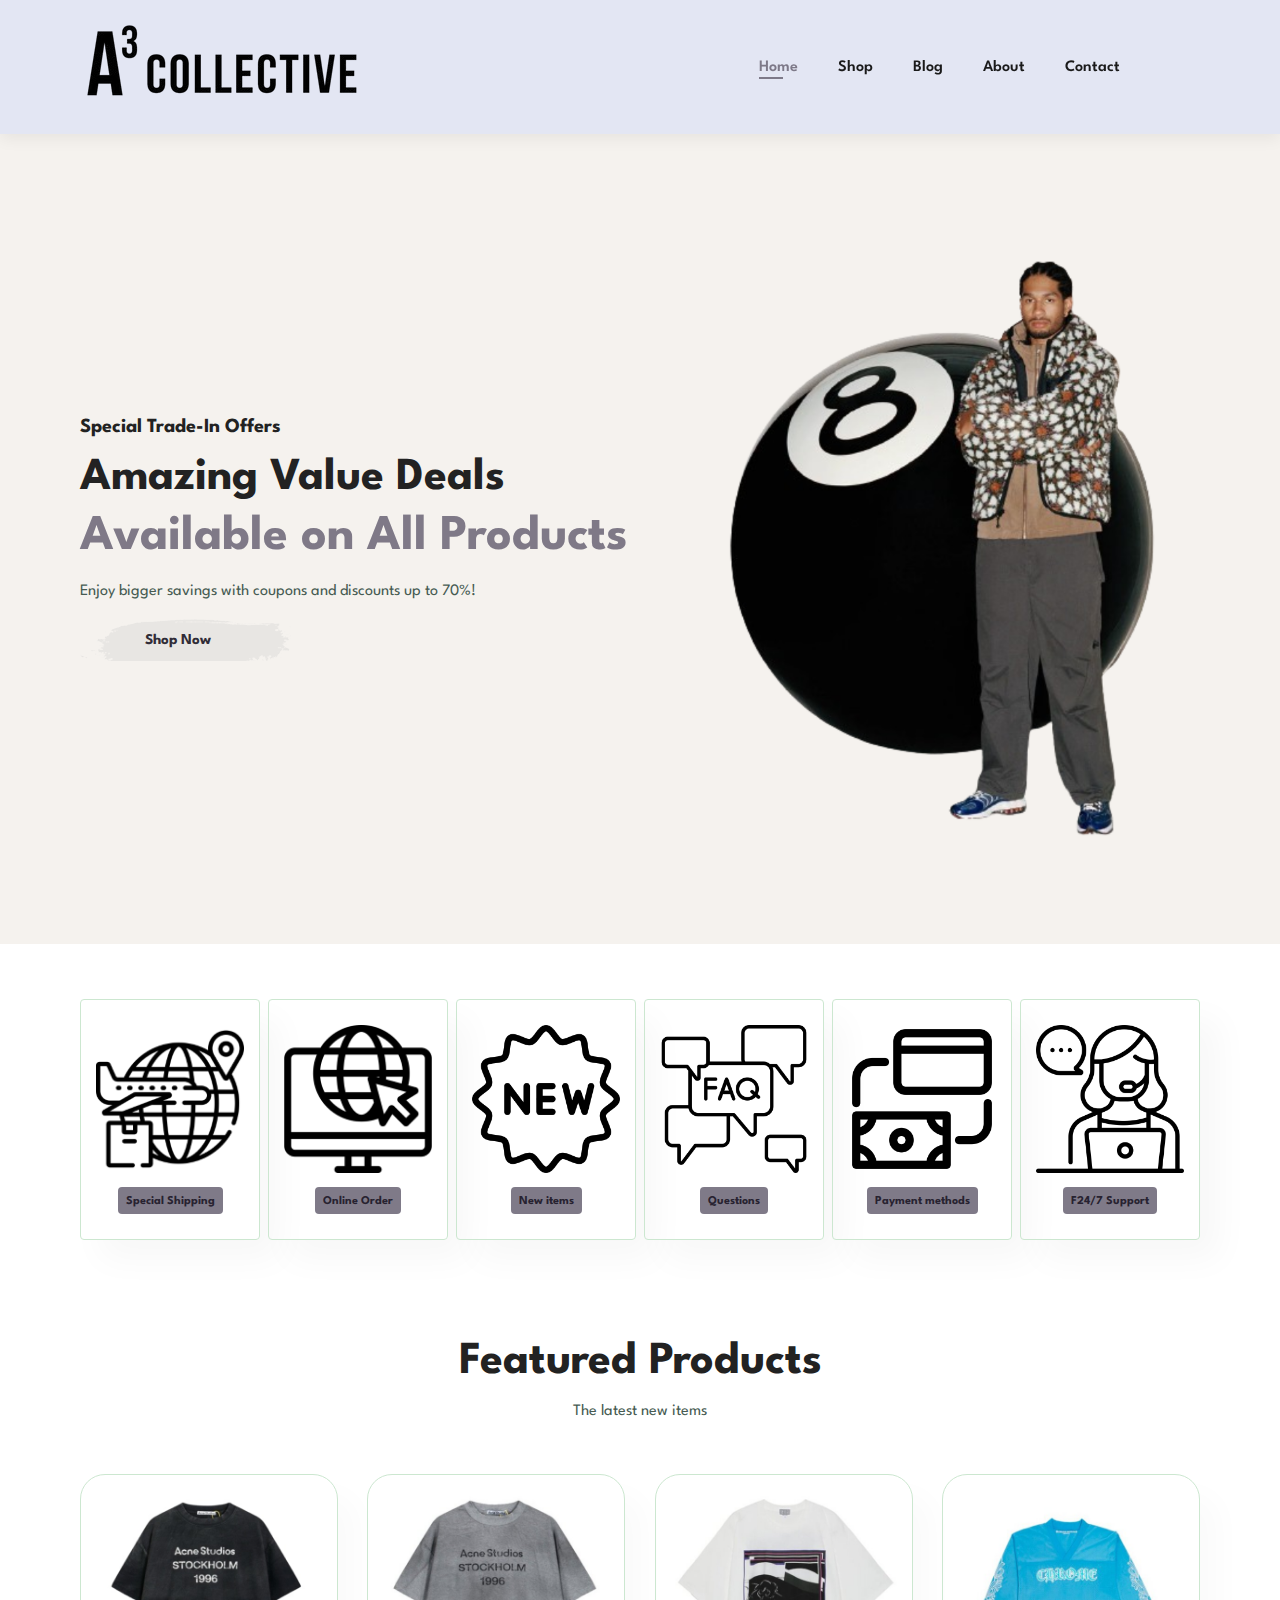
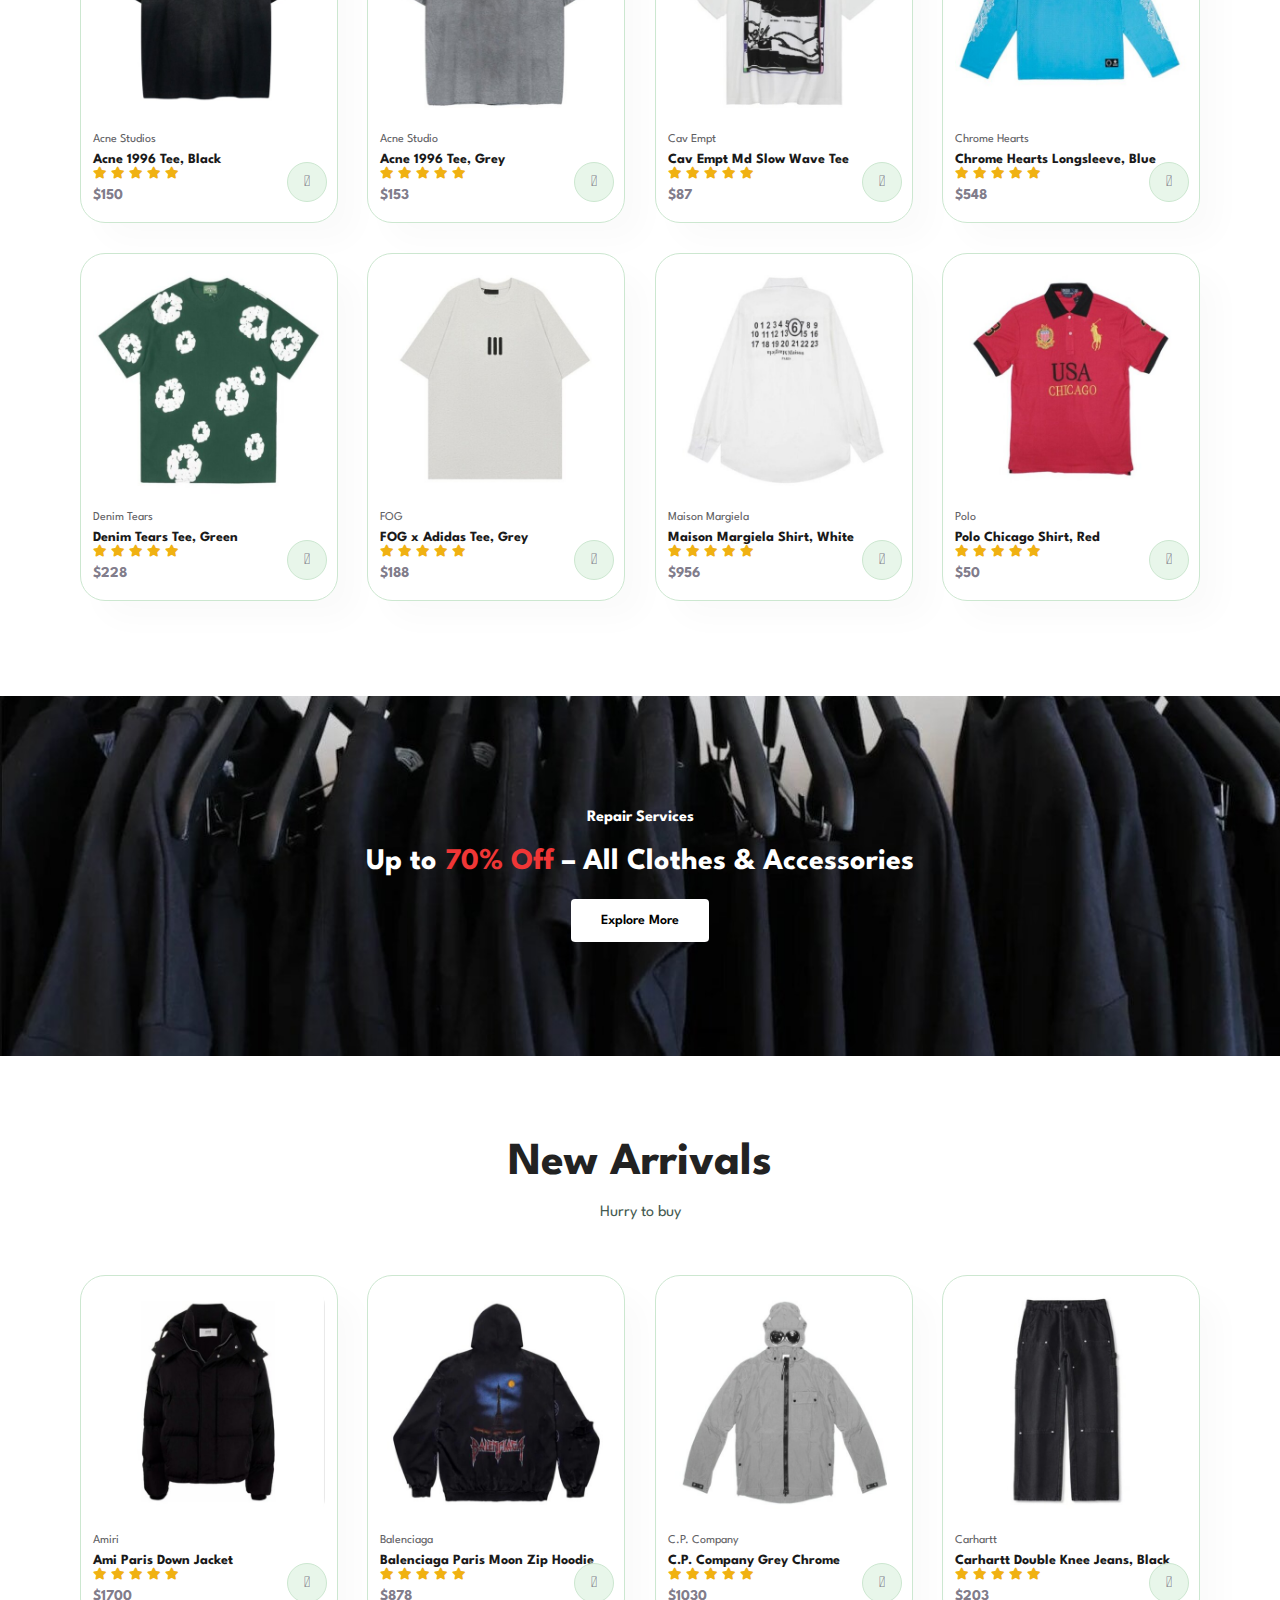
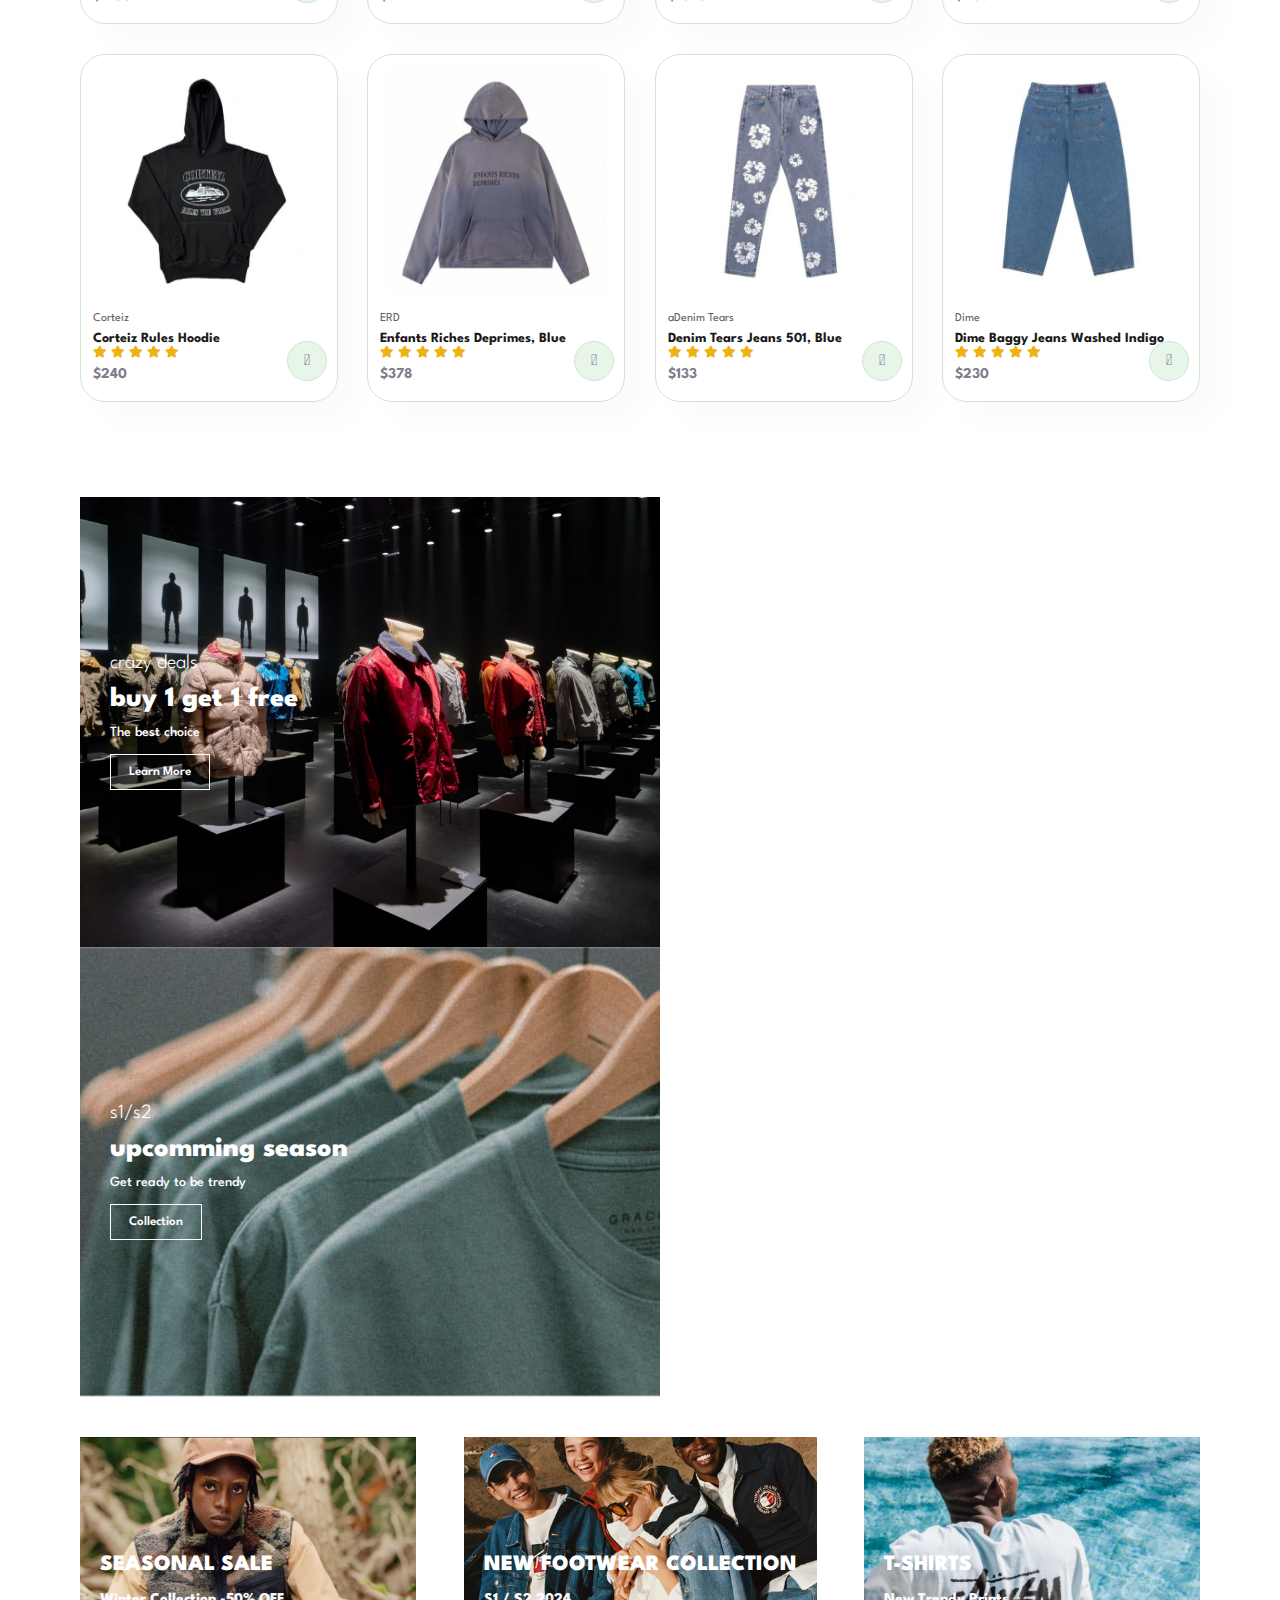
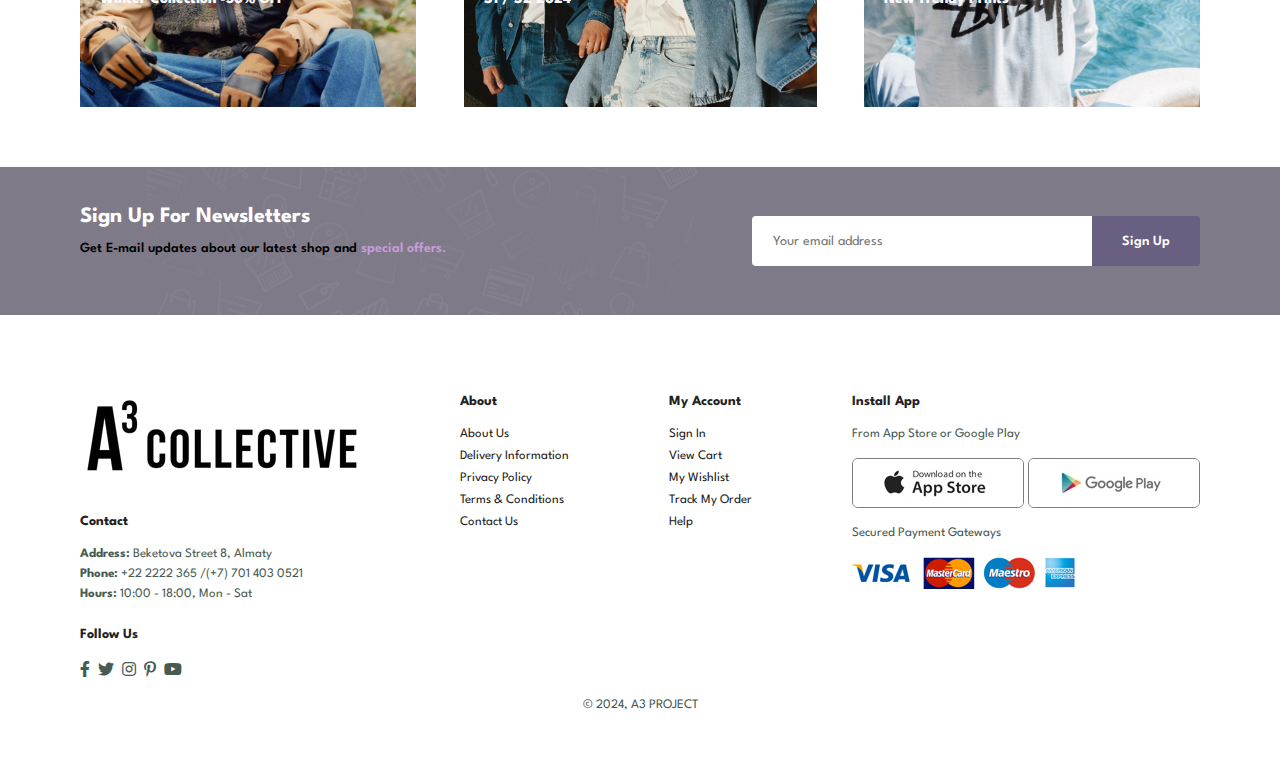
<file: index.html>
<!DOCTYPE html>
<html lang="en">

<head>
    <meta charset="UTF-8">
    <meta http-equiv="X-UA-Compatible" content="IE=edge">
    <meta name="viewport" content="width=device-width, initial-scale=1.0">
    <title>A3</title>
    <link rel="stylesheet" href="https://pro.fontawesome.com/releases/v5.10.0/css/all.css" />

    <link rel="stylesheet" href="style.css">
</head>

<body>

    <section id="header">
        <a href="#"><img src="img/logo.png" class="logo" alt=""></a>

        <div>
            <ul id="navbar">
                <li><a class="active" href="index.html">Home</a></li>
                <li><a href="shop.html">Shop</a></li>
                <li><a href="blog.html">Blog</a></li>
                <li><a href="about.html">About</a></li>
                <li><a href="contact.html">Contact</a></li>
                <li id="lg-bag"><a href="cart.html"><i class="far fa-shopping-bag"></i></a></li>
                <a href="#" id="close"><i class="far fa-times"></i></a>
            </ul>
        </div>
        <div id="mobile">
            <a href="cart.html"><i class="far fa-shopping-bag"></i></a>
            <i id="bar" class="fas fa-outdent"></i>
        </div>
    </section>

    <section id="hero">
        <h4>Special Trade-In Offers</h4>
        <h2>Amazing Value Deals</h2>
        <h1>Available on All Products</h1>
        <p>Enjoy bigger savings with coupons and discounts up to 70%!</p>
        <button>Shop Now</button>        
    </section>

    <section id="feature" class="section-p1">
        <div class="fe-box">
            <img src="img/features/f1.png" alt="">
            <h6>Special Shipping</h6>
        </div>
        <div class="fe-box">
            <img src="img/features/f2.png" alt="">
            <h6>Online Order</h6>
        </div>
        <div class="fe-box">
            <img src="img/features/f3.png" alt="">
            <h6>New items</h6>
        </div>
        <div class="fe-box">
            <img src="img/features/f4.png" alt="">
            <h6>Questions</h6>
        </div>
        <div class="fe-box">
            <img src="img/features/f5.png" alt="">
            <h6>Payment methods</h6>
        </div>
        <div class="fe-box">
            <img src="img/features/f6.png" alt="">
            <h6>F24/7 Support</h6>
        </div>
    </section>

    <section id="product1" class="section-p1">
        <h2>Featured Products</h2>
        <p>The latest new items</p>
        <div class="pro-container">
            <div class="pro">
                <img src="img/products/f1.jpg" alt="">
                <div class="des">
                    <span>Acne Studios</span>
                    <h5>Acne 1996 Tee, Black</h5>
                    <div class="star">
                        <i class="fas fa-star"></i>
                        <i class="fas fa-star"></i>
                        <i class="fas fa-star"></i>
                        <i class="fas fa-star"></i>
                        <i class="fas fa-star"></i>
                    </div>
                    <h4>$150</h4>
                </div>
                <a href="#"><i class="fal fa-shopping-cart cart"></i></a>
            </div>
            <div class="pro">
                <img src="img/products/f2.jpg" alt="">
                <div class="des">
                    <span>Acne Studio</span>
                    <h5>Acne 1996 Tee, Grey</h5>
                    <div class="star">
                        <i class="fas fa-star"></i>
                        <i class="fas fa-star"></i>
                        <i class="fas fa-star"></i>
                        <i class="fas fa-star"></i>
                        <i class="fas fa-star"></i>
                    </div>
                    <h4>$153</h4>
                </div>
                <a href="#"><i class="fal fa-shopping-cart cart"></i></a>
            </div>
            <div class="pro">
                <img src="img/products/f3.jpg" alt="">
                <div class="des">
                    <span>Cav Empt</span>
                    <h5>Cav Empt Md Slow Wave Tee</h5>
                    <div class="star">
                        <i class="fas fa-star"></i>
                        <i class="fas fa-star"></i>
                        <i class="fas fa-star"></i>
                        <i class="fas fa-star"></i>
                        <i class="fas fa-star"></i>
                    </div>
                    <h4>$87</h4>
                </div>
                <a href="#"><i class="fal fa-shopping-cart cart"></i></a>
            </div>
            <div class="pro">
                <img src="img/products/f4.jpg" alt="">
                <div class="des">
                    <span>Chrome Hearts</span>
                    <h5>Chrome Hearts Longsleeve, Blue</h5>
                    <div class="star">
                        <i class="fas fa-star"></i>
                        <i class="fas fa-star"></i>
                        <i class="fas fa-star"></i>
                        <i class="fas fa-star"></i>
                        <i class="fas fa-star"></i>
                    </div>
                    <h4>$548</h4>
                </div>
                <a href="#"><i class="fal fa-shopping-cart cart"></i></a>
            </div>
            <div class="pro">
                <img src="img/products/f5.jpg" alt="">
                <div class="des">
                    <span>Denim Tears</span>
                    <h5>Denim Tears Tee, Green</h5>
                    <div class="star">
                        <i class="fas fa-star"></i>
                        <i class="fas fa-star"></i>
                        <i class="fas fa-star"></i>
                        <i class="fas fa-star"></i>
                        <i class="fas fa-star"></i>
                    </div>
                    <h4>$228</h4>
                </div>
                <a href="#"><i class="fal fa-shopping-cart cart"></i></a>
            </div>
            <div class="pro">
                <img src="img/products/f6.jpg" alt="">
                <div class="des">
                    <span>FOG</span>
                    <h5>FOG x Adidas Tee, Grey</h5>
                    <div class="star">
                        <i class="fas fa-star"></i>
                        <i class="fas fa-star"></i>
                        <i class="fas fa-star"></i>
                        <i class="fas fa-star"></i>
                        <i class="fas fa-star"></i>
                    </div>
                    <h4>$188</h4>
                </div>
                <a href="#"><i class="fal fa-shopping-cart cart"></i></a>
            </div>
            <div class="pro">
                <img src="img/products/f7.jpg" alt="">
                <div class="des">
                    <span>Maison Margiela</span>
                    <h5>Maison Margiela Shirt, White</h5>
                    <div class="star">
                        <i class="fas fa-star"></i>
                        <i class="fas fa-star"></i>
                        <i class="fas fa-star"></i>
                        <i class="fas fa-star"></i>
                        <i class="fas fa-star"></i>
                    </div>
                    <h4>$956</h4>
                </div>
                <a href="#"><i class="fal fa-shopping-cart cart"></i></a>
            </div>
            <div class="pro">
                <img src="img/products/f8.jpg" alt="">
                <div class="des">
                    <span>Polo</span>
                    <h5>Polo Chicago Shirt, Red</h5>
                    <div class="star">
                        <i class="fas fa-star"></i>
                        <i class="fas fa-star"></i>
                        <i class="fas fa-star"></i>
                        <i class="fas fa-star"></i>
                        <i class="fas fa-star"></i>
                    </div>
                    <h4>$50</h4>
                </div>
                <a href="#"><i class="fal fa-shopping-cart cart"></i></a>
            </div>
        </div>
    </section>

    <section id="banner" class="section-m1">
        <h4>Repair Services </h4>
        <h2>Up to <span>70% Off</span> – All Clothes & Accessories</h2>
        <button class="normal">Explore More</button>
    </section>

    <section id="product1" class="section-p1">
        <h2>New Arrivals</h2>
        <p>Hurry to buy</p>
        <div class="pro-container">
            <div class="pro">
                <img src="img/products/n1.jpg" alt="">
                <div class="des">
                    <span>Amiri</span>
                    <h5>Ami Paris Down Jacket</h5>
                    <div class="star">
                        <i class="fas fa-star"></i>
                        <i class="fas fa-star"></i>
                        <i class="fas fa-star"></i>
                        <i class="fas fa-star"></i>
                        <i class="fas fa-star"></i>
                    </div>
                    <h4>$1700</h4>
                </div>
                <a href="#"><i class="fal fa-shopping-cart cart"></i></a>
            </div>
            <div class="pro">
                <img src="img/products/n2.jpg" alt="">
                <div class="des">
                    <span>Balenciaga</span>
                    <h5>Balenciaga Paris Moon Zip Hoodie</h5>
                    <div class="star">
                        <i class="fas fa-star"></i>
                        <i class="fas fa-star"></i>
                        <i class="fas fa-star"></i>
                        <i class="fas fa-star"></i>
                        <i class="fas fa-star"></i>
                    </div>
                    <h4>$878</h4>
                </div>
                <a href="#"><i class="fal fa-shopping-cart cart"></i></a>
            </div>
            <div class="pro">
                <img src="img/products/n3.jpg" alt="">
                <div class="des">
                    <span>C.P. Company</span>
                    <h5>C.P. Company Grey Chrome</h5>
                    <div class="star">
                        <i class="fas fa-star"></i>
                        <i class="fas fa-star"></i>
                        <i class="fas fa-star"></i>
                        <i class="fas fa-star"></i>
                        <i class="fas fa-star"></i>
                    </div>
                    <h4>$1030</h4>
                </div>
                <a href="#"><i class="fal fa-shopping-cart cart"></i></a>
            </div>
            <div class="pro">
                <img src="img/products/n4.jpg" alt="">
                <div class="des">
                    <span>Carhartt</span>
                    <h5>Carhartt Double Knee Jeans, Black</h5>
                    <div class="star">
                        <i class="fas fa-star"></i>
                        <i class="fas fa-star"></i>
                        <i class="fas fa-star"></i>
                        <i class="fas fa-star"></i>
                        <i class="fas fa-star"></i>
                    </div>
                    <h4>$203</h4>
                </div>
                <a href="#"><i class="fal fa-shopping-cart cart"></i></a>
            </div>
            <div class="pro">
                <img src="img/products/n5.jpg" alt="">
                <div class="des">
                    <span>Corteiz</span>
                    <h5>Corteiz Rules Hoodie</h5>
                    <div class="star">
                        <i class="fas fa-star"></i>
                        <i class="fas fa-star"></i>
                        <i class="fas fa-star"></i>
                        <i class="fas fa-star"></i>
                        <i class="fas fa-star"></i>
                    </div>
                    <h4>$240</h4>
                </div>
                <a href="#"><i class="fal fa-shopping-cart cart"></i></a>
            </div>
            <div class="pro">
                <img src="img/products/n6.jpg" alt="">
                <div class="des">
                    <span>ERD</span>
                    <h5>Enfants Riches Deprimes, Blue</h5>
                    <div class="star">
                        <i class="fas fa-star"></i>
                        <i class="fas fa-star"></i>
                        <i class="fas fa-star"></i>
                        <i class="fas fa-star"></i>
                        <i class="fas fa-star"></i>
                    </div>
                    <h4>$378</h4>
                </div>
                <a href="#"><i class="fal fa-shopping-cart cart"></i></a>
            </div>
            <div class="pro">
                <img src="img/products/n7.jpg" alt="">
                <div class="des">
                    <span>aDenim Tears</span>
                    <h5>Denim Tears Jeans 501, Blue</h5>
                    <div class="star">
                        <i class="fas fa-star"></i>
                        <i class="fas fa-star"></i>
                        <i class="fas fa-star"></i>
                        <i class="fas fa-star"></i>
                        <i class="fas fa-star"></i>
                    </div>
                    <h4>$133</h4>
                </div>
                <a href="#"><i class="fal fa-shopping-cart cart"></i></a>
            </div>
            <div class="pro">
                <img src="img/products/n8.jpg" alt="">
                <div class="des">
                    <span>Dime</span>
                    <h5>Dime Baggy Jeans Washed Indigo</h5>
                    <div class="star">
                        <i class="fas fa-star"></i>
                        <i class="fas fa-star"></i>
                        <i class="fas fa-star"></i>
                        <i class="fas fa-star"></i>
                        <i class="fas fa-star"></i>
                    </div>
                    <h4>$230</h4>
                </div>
                <a href="#"><i class="fal fa-shopping-cart cart"></i></a>
            </div>
        </div>
    </section>

    <section id="sm-banner" class="section-p1">
        <div class="banner-box">
            <h4>crazy deals</h4>
            <h2>buy 1 get 1 free</h2>
            <span>The best choice</span>
            <button class="white">Learn More</button>
        </div>
        <div class="banner-box banner-box2">
            <h4>s1/s2</h4>
            <h2>upcomming season</h2>
            <span>Get ready to be trendy</span>
            <button class="white">Collection</button>
        </div>
    </section>

    <section id="banner3">
        <div class="banner-box">
            <h2>SEASONAL SALE</h2>
            <h3>Winter Collection -50% OFF</h3>
        </div>
        <div class="banner-box banner-box2">
            <h2>NEW FOOTWEAR COLLECTION </h2>
            <h3>S1 / S2 2024</h3>
        </div>
        <div class="banner-box banner-box3">
            <h2>T-SHIRTS</h2>
            <h3>New Trendy Prints</h3>
        </div>
    </section>

    <section id="newsletter" class="section-p1 section-m1">
        <div class="newstext">
            <h4>Sign Up For Newsletters</h4>
            <p>Get E-mail updates about our latest shop and <span>special offers.</span> </p>
        </div>
        <div class="form">
            <input type="text" placeholder="Your email address">
            <button class="normal">Sign Up</button>
        </div>
    </section>

    <footer class="section-p1">
        <div class="col">
            <img class="logo" src="img/logo.png" alt="">
            <h4>Contact</h4>
            <p><strong>Address: </strong> Beketova Street 8, Almaty</p>
            <p><strong>Phone:</strong> +22 2222 365 /(+7) 701 403 0521</p>
            <p><strong>Hours:</strong> 10:00 - 18:00, Mon - Sat</p>
            <div class="follow">
                <h4>Follow Us</h4>
                <div class="icon">
                    <i class="fab fa-facebook-f"></i>
                    <i class="fab fa-twitter"></i>
                    <i class="fab fa-instagram"></i>
                    <i class="fab fa-pinterest-p"></i>
                    <i class="fab fa-youtube"></i>
                </div>
            </div>
        </div>

        <div class="col">
            <h4>About</h4>
            <a href="#">About Us</a>
            <a href="#">Delivery Information</a>
            <a href="#">Privacy Policy</a>
            <a href="#">Terms & Conditions</a>
            <a href="#">Contact Us</a>
        </div>

        <div class="col">
            <h4>My Account</h4>
            <a href="#">Sign In</a>
            <a href="#">View Cart</a>
            <a href="#">My Wishlist</a>
            <a href="#">Track My Order</a>
            <a href="#">Help</a>
        </div>

        <div class="col install">
            <h4>Install App</h4>
            <p>From App Store or Google Play</p>
            <div class="row">
                <img src="img/pay/app.jpg" alt="">
                <img src="img/pay/play.jpg" alt="">
            </div>
            <p>Secured Payment Gateways </p>
            <img src="img/pay/pay.png" alt="">
        </div>

        <div class="copyright">
            <p>© 2024, A3 PROJECT</p>
        </div>
    </footer>


    <script src="script.js"></script>
</body>

</html>
</file>
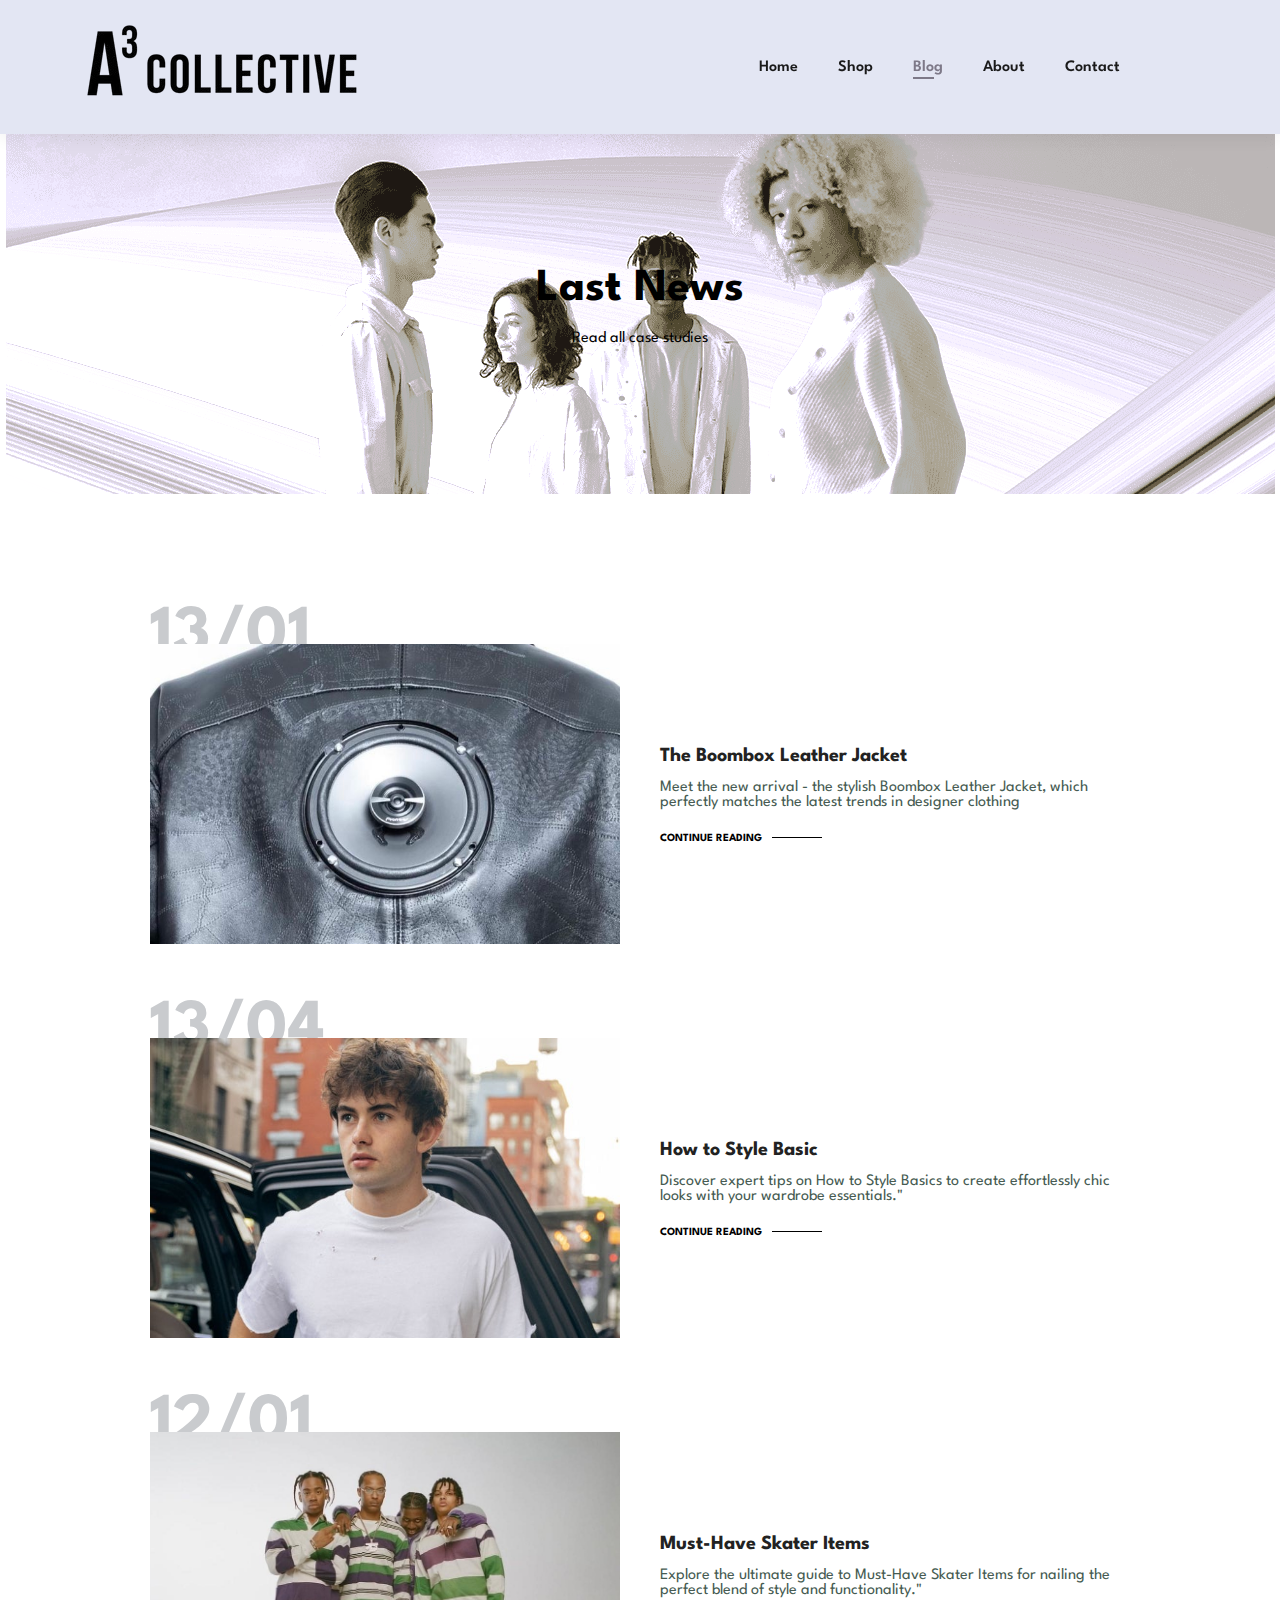
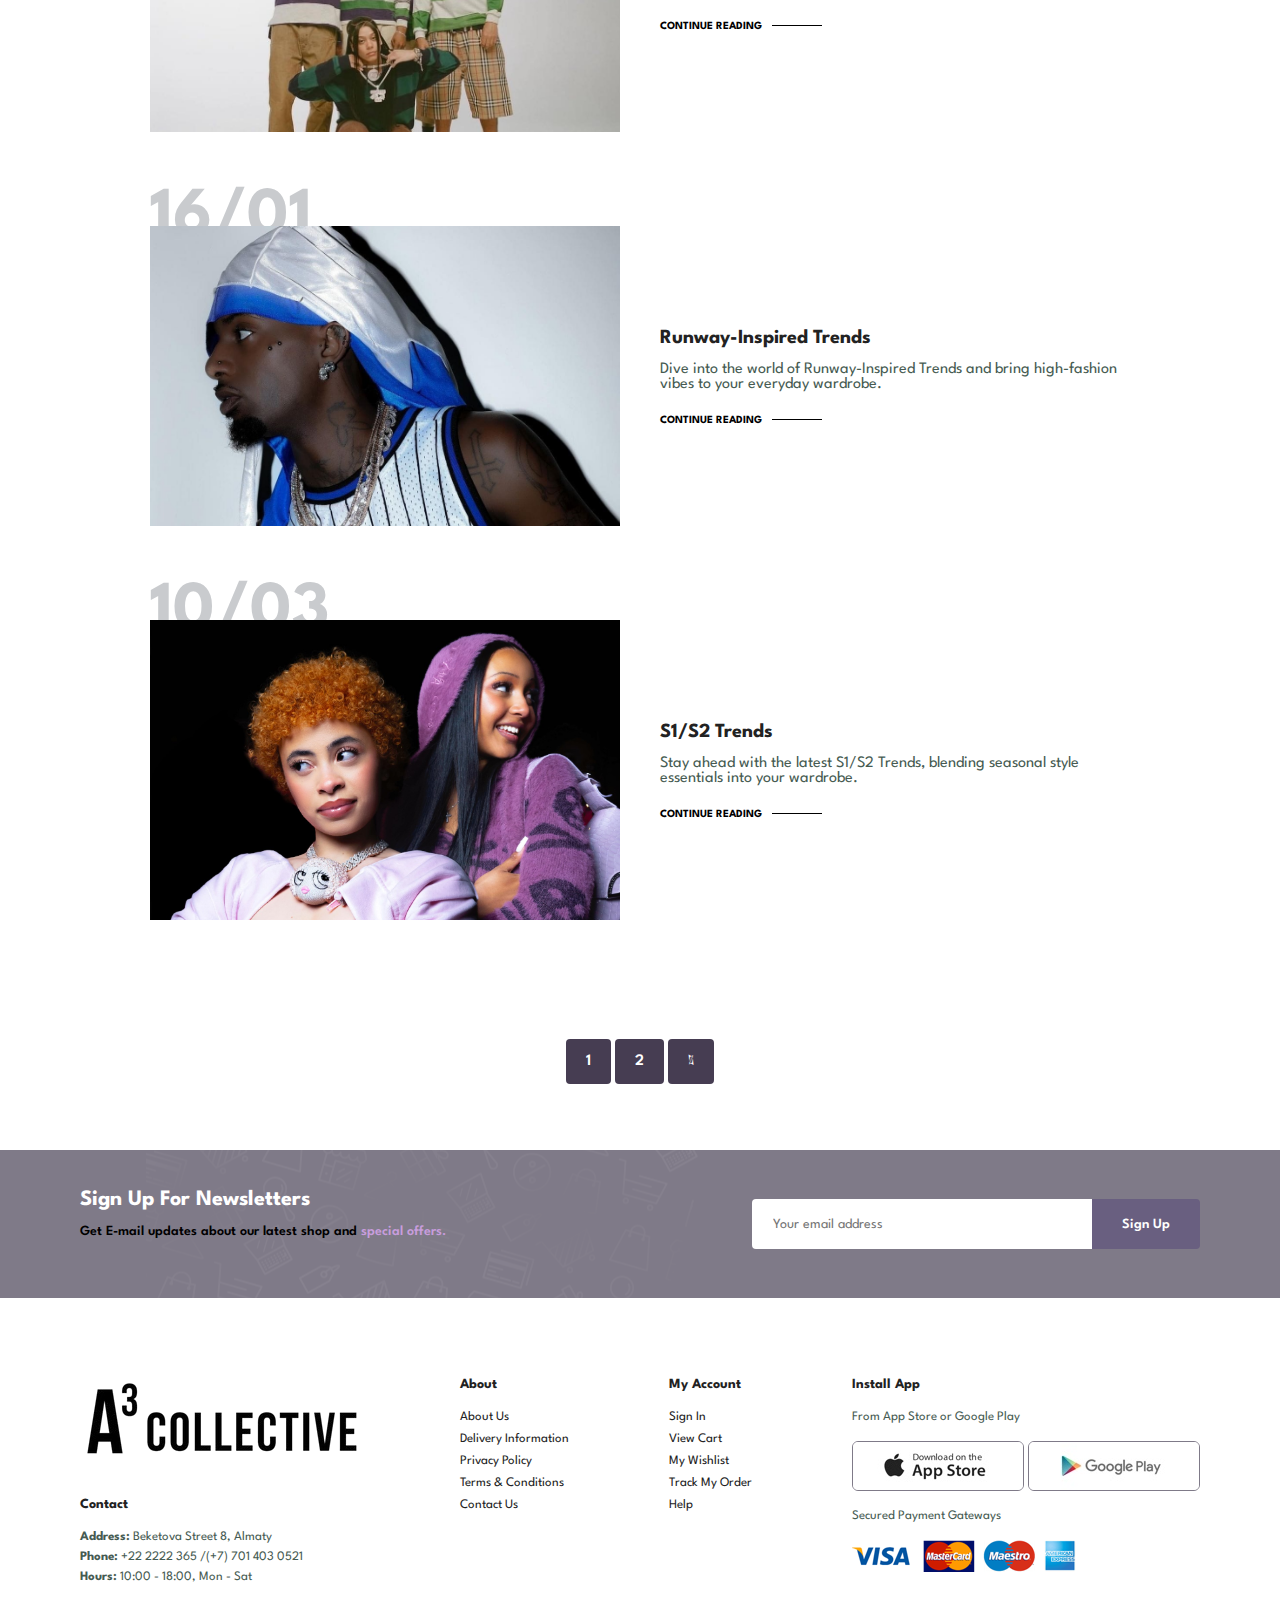
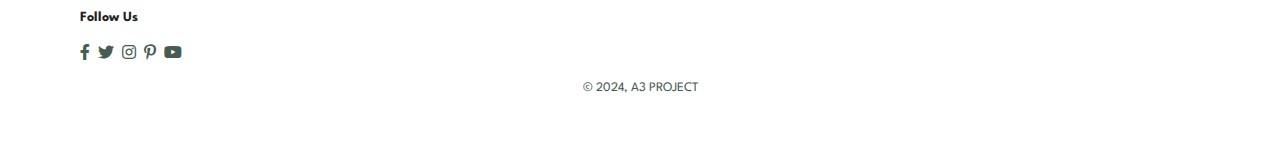
<file: blog.html>
<!DOCTYPE html>
<html lang="en">

<head>
    <meta charset="UTF-8">
    <meta http-equiv="X-UA-Compatible" content="IE=edge">
    <meta name="viewport" content="width=device-width, initial-scale=1.0">
    <title>A3</title>
    <link rel="stylesheet" href="https://pro.fontawesome.com/releases/v5.10.0/css/all.css" />

    <link rel="stylesheet" href="style.css">
</head>

<body>

    <section id="header">
        <a href="#"><img src="img/logo.png" class="logo" alt=""></a>

        <div>
            <ul id="navbar">
                <li><a href="index.html">Home</a></li>
                <li><a href="shop.html">Shop</a></li>
                <li><a class="active" href="blog.html">Blog</a></li>
                <li><a href="about.html">About</a></li>
                <li><a href="contact.html">Contact</a></li>
                <li id="lg-bag"><a href="cart.html"><i class="far fa-shopping-bag"></i></a></li>
                <a href="#" id="close"><i class="far fa-times"></i></a>
            </ul>
        </div>
        <div id="mobile">
            <a href="cart.html"><i class="far fa-shopping-bag"></i></a>
            <i id="bar" class="fas fa-outdent"></i>
        </div>
    </section>

    <section id="page-header" class="blog-header">

        <h2>Last News</h2>

        <p>Read all case studies</p>

    </section>

    <section id="blog">
        <div class="blog-box">
            <div class="blog-img">
                <img src="img/blog/b1.jpg" alt="">
            </div>
            <div class="blog-details">
                <h4>The Boombox Leather Jacket</h4>
                <p>Meet the new arrival - the stylish Boombox Leather Jacket, which perfectly matches the latest trends in designer clothing</p>
                <a href="#">CONTINUE READING</a>
            </div>
            <h1>13/01</h1>
        </div>
        <div class="blog-box">
            <div class="blog-img">
                <img src="img/blog/b2.jpg" alt="">
            </div>
            <div class="blog-details">
                <h4>How to Style Basic</h4>
                <p>Discover expert tips on How to Style Basics to create effortlessly chic looks with your wardrobe essentials."</p>
                <a href="#">CONTINUE READING</a>
            </div>
            <h1>13/04</h1>
        </div>
        <div class="blog-box">
            <div class="blog-img">
                <img src="img/blog/b3.jpg" alt="">
            </div>
            <div class="blog-details">
                <h4>Must-Have Skater Items</h4>
                <p>Explore the ultimate guide to Must-Have Skater Items for nailing the perfect blend of style and functionality."</p>
                <a href="#">CONTINUE READING</a>
            </div>
            <h1>12/01</h1>
        </div>
        <div class="blog-box">
            <div class="blog-img">
                <img src="img/blog/b4.jpg" alt="">
            </div>
            <div class="blog-details">
                <h4>Runway-Inspired Trends</h4>
                <p>Dive into the world of Runway-Inspired Trends and bring high-fashion vibes to your everyday wardrobe.</p>
                <a href="#">CONTINUE READING</a>
            </div>
            <h1>16/01</h1>
        </div>
        <div class="blog-box">
            <div class="blog-img">
                <img src="img/blog/b6.jpg" alt="">
            </div>
            <div class="blog-details">
                <h4>S1/S2 Trends</h4>
                <p>Stay ahead with the latest S1/S2 Trends, blending seasonal style essentials into your wardrobe.</p>
                <a href="#">CONTINUE READING</a>
            </div>
            <h1>10/03</h1>
        </div>
    </section>

    <section id="pagination" class="section-p1">
        <a href="#">1</a>
        <a href="#">2</a>
        <a href="#"><i class="fal fa-long-arrow-alt-right"></i></a>
    </section>

    <section id="newsletter" class="section-p1 section-m1">
        <div class="newstext">
            <h4>Sign Up For Newsletters</h4>
            <p>Get E-mail updates about our latest shop and <span>special offers.</span> </p>
        </div>
        <div class="form">
            <input type="text" placeholder="Your email address">
            <button class="normal">Sign Up</button>
        </div>
    </section>

    <footer class="section-p1">
        <div class="col">
            <img class="logo" src="img/logo.png" alt="">
            <h4>Contact</h4>
            <p><strong>Address: </strong> Beketova Street 8, Almaty</p>
            <p><strong>Phone:</strong> +22 2222 365 /(+7) 701 403 0521</p>
            <p><strong>Hours:</strong> 10:00 - 18:00, Mon - Sat</p>
            <div class="follow">
                <h4>Follow Us</h4>
                <div class="icon">
                    <i class="fab fa-facebook-f"></i>
                    <i class="fab fa-twitter"></i>
                    <i class="fab fa-instagram"></i>
                    <i class="fab fa-pinterest-p"></i>
                    <i class="fab fa-youtube"></i>
                </div>
            </div>
        </div>

        <div class="col">
            <h4>About</h4>
            <a href="#">About Us</a>
            <a href="#">Delivery Information</a>
            <a href="#">Privacy Policy</a>
            <a href="#">Terms & Conditions</a>
            <a href="#">Contact Us</a>
        </div>

        <div class="col">
            <h4>My Account</h4>
            <a href="#">Sign In</a>
            <a href="#">View Cart</a>
            <a href="#">My Wishlist</a>
            <a href="#">Track My Order</a>
            <a href="#">Help</a>
        </div>

        <div class="col install">
            <h4>Install App</h4>
            <p>From App Store or Google Play</p>
            <div class="row">
                <img src="img/pay/app.jpg" alt="">
                <img src="img/pay/play.jpg" alt="">
            </div>
            <p>Secured Payment Gateways </p>
            <img src="img/pay/pay.png" alt="">
        </div>

        <div class="copyright">
            <p>© 2024, A3 PROJECT</p>
        </div>
    </footer>


    <script src="script.js"></script>
</body>

</html>
</file>
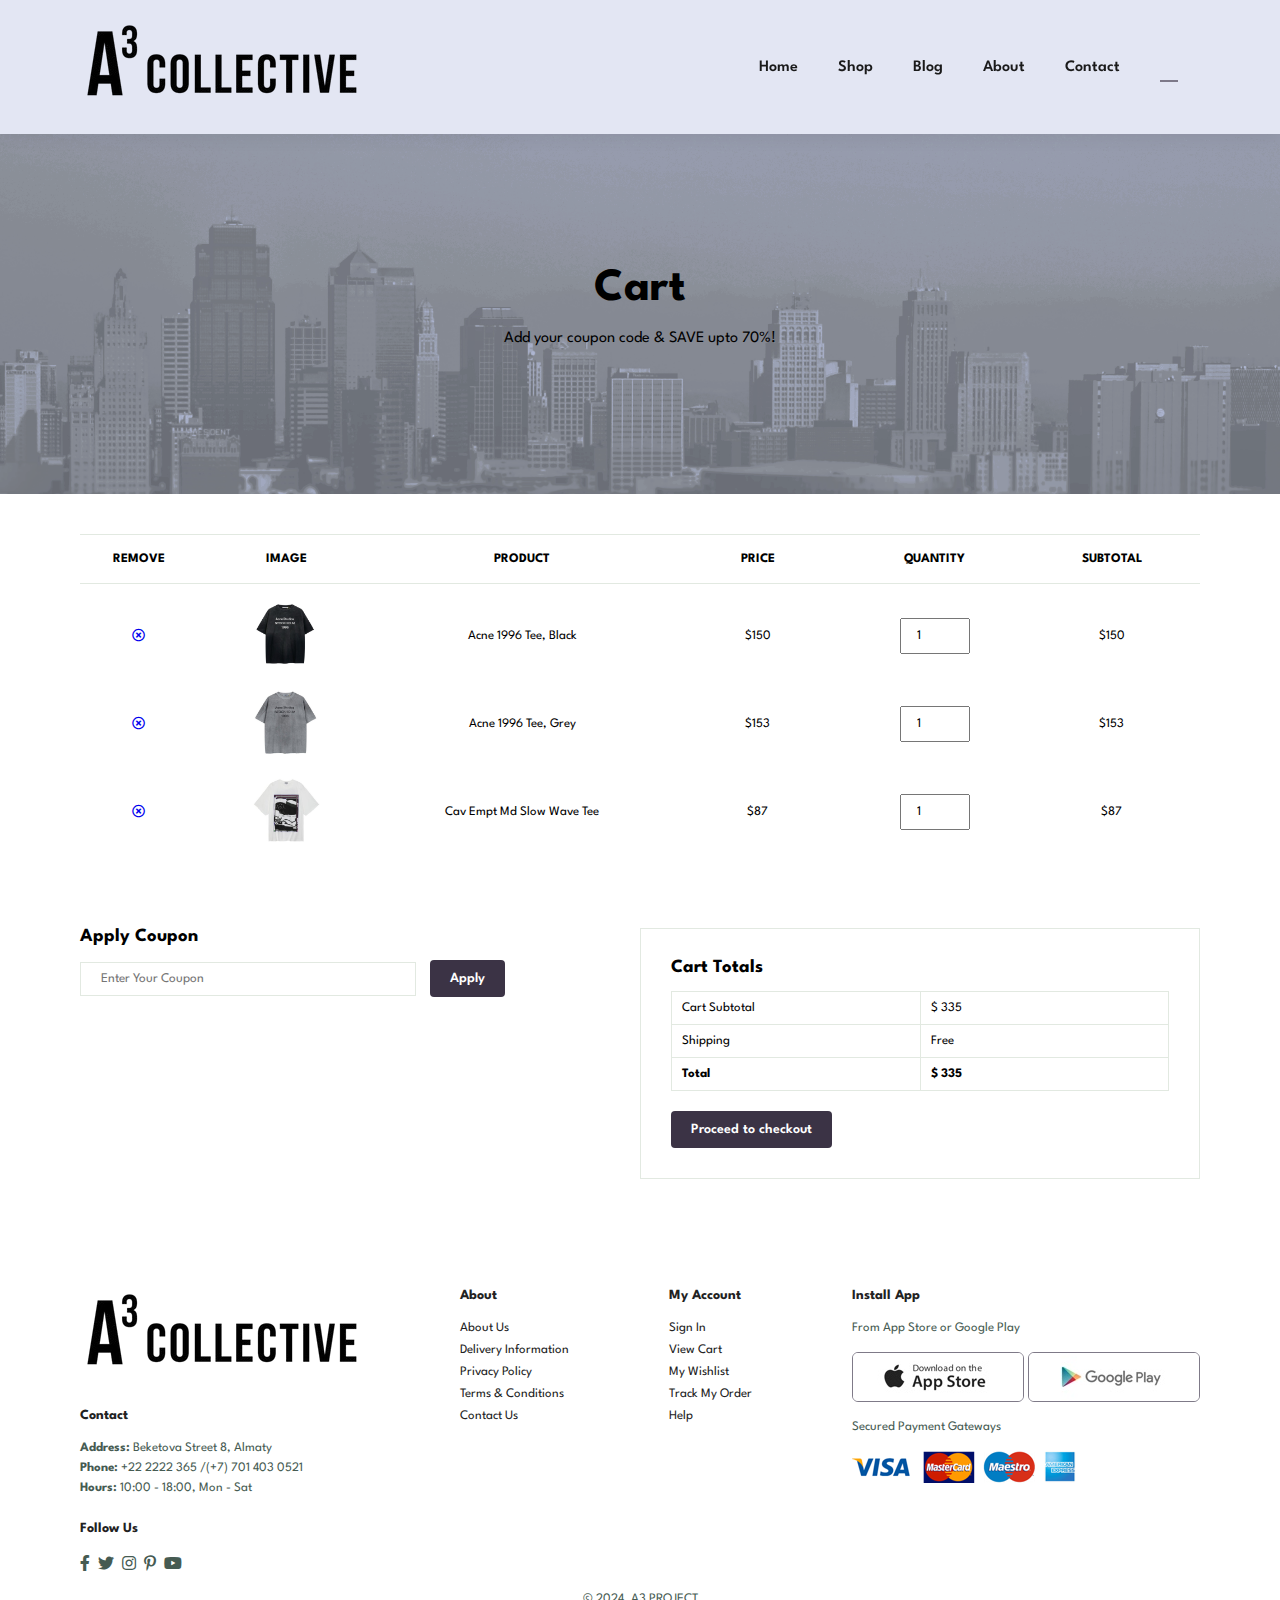
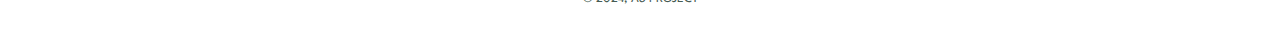
<file: cart.html>
<!DOCTYPE html>
<html lang="en">

<head>
    <meta charset="UTF-8">
    <meta http-equiv="X-UA-Compatible" content="IE=edge">
    <meta name="viewport" content="width=device-width, initial-scale=1.0">
    <title>A3</title>

    <link rel="stylesheet" href="https://pro.fontawesome.com/releases/v5.10.0/css/all.css" />

    <link rel="stylesheet" href="style.css">
</head>

<body>

    <section id="header">
        <a href="#"><img src="img/logo.png" class="logo" alt=""></a>
        <div>
            <ul id="navbar">
                <li><a href="index.html">Home</a></li>
                <li><a href="shop.html">Shop</a></li>
                <li><a href="blog.html">Blog</a></li>
                <li><a href="about.html">About</a></li>
                <li><a href="contact.html">Contact</a></li>
                <li id="lg-bag"><a href="#" class="active"><i class="far fa-shopping-bag"></i></a></li>
                <a id="close" href="#"><i class="far fa-times"></i></a>
            </ul>
        </div>
        <div id="mobile">
            <a href="cart.html"><i class="far fa-shopping-bag"></i></a>
            <i id="bar" class="fas fa-outdent"></i>

        </div>
    </section>

    <section id="page-header" class="about-header">

        <h2>Cart</h2>
        <p>Add your coupon code & SAVE upto 70%!</p>

    </section>

    <section id="cart" class="section-p1">
        <table width="100%">
            <thead>
                <tr>
                    <td>Remove</td>
                    <td>Image</td>
                    <td>Product</td>
                    <td>Price</td>
                    <td>Quantity</td>
                    <td>Subtotal</td>
                </tr>
            </thead>

            <tbody>
                <tr>
                    <td><a href="#"><i class="far fa-times-circle"></i></a></td>
                    <td><img src="img/products/f1.jpg" alt=""></td>
                    <td>Acne 1996 Tee, Black</td>
                    <td>$150</td>
                    <td><input type="number" value="1" name="" id=""></td>
                    <td>$150</td>
                </tr>
                <tr>
                    <td><a href="#"><i class="far fa-times-circle"></i></a></td>
                    <td><img src="img/products/f2.jpg" alt=""></td>
                    <td>Acne 1996 Tee, Grey</td>
                    <td>$153</td>
                    <td><input type="number" value="1" name="" id=""></td>
                    <td>$153</td>
                </tr>
                <tr>
                    <td><a href="#"><i class="far fa-times-circle"></i></a></td>
                    <td><img src="img/products/f3.jpg" alt=""></td>
                    <td>Cav Empt Md Slow Wave Tee</td>
                    <td>$87</td>
                    <td><input type="number" value="1" name="" id=""></td>
                    <td>$87</td>
                </tr>
            </tbody>
        </table>
    </section>

    <section id="cart-add" class="section-p1">
        <div id="cuopon">
            <h3>Apply Coupon</h3>
            <div>
                <input type="text" name="" id="" placeholder="Enter Your Coupon">
                <button class="normal">Apply</button>
            </div>
        </div>

        <div id="subtotal">
            <h3>Cart Totals</h3>
            <table>
                <tr>
                    <td>Cart Subtotal</td>
                    <td>$ 335</td>
                </tr>
                <tr>
                    <td>Shipping</td>
                    <td>Free</td>
                </tr>
                <tr>
                    <td><strong>Total</strong></td>
                    <td><strong>$ 335</strong></td>
                </tr>
            </table>
            <button class="normal">Proceed to checkout</button>
        </div>
    </section>


    <footer class="section-p1">
        <div class="col">
            <img class="logo" src="img/logo.png" alt="">
            <h4>Contact</h4>
            <p><strong>Address: </strong> Beketova Street 8, Almaty</p>
            <p><strong>Phone:</strong> +22 2222 365 /(+7) 701 403 0521</p>
            <p><strong>Hours:</strong> 10:00 - 18:00, Mon - Sat</p>
            <div class="follow">
                <h4>Follow Us</h4>
                <div class="icon">
                    <i class="fab fa-facebook-f"></i>
                    <i class="fab fa-twitter"></i>
                    <i class="fab fa-instagram"></i>
                    <i class="fab fa-pinterest-p"></i>
                    <i class="fab fa-youtube"></i>
                </div>
            </div>
        </div>
        <div class="col">
            <h4>About</h4>
            <a href="#">About Us</a>
            <a href="#">Delivery Information</a>
            <a href="#">Privacy Policy</a>
            <a href="#">Terms & Conditions</a>
            <a href="#">Contact Us</a>
        </div>
        <div class="col">
            <h4>My Account</h4>
            <a href="#">Sign In</a>
            <a href="#">View Cart</a>
            <a href="#">My Wishlist</a>
            <a href="#">Track My Order</a>
            <a href="#">Help</a>
        </div>
        <div class="col install">
            <h4>Install App</h4>
            <p>From App Store or Google Play </p>
            <div class="row">
                <img src="img/pay/app.jpg" alt="">
                <img src="img/pay/play.jpg" alt="">
            </div>
            <p>Secured Payment Gateways </p>
            <img src="img/pay/pay.png" alt="">
        </div>

        <div class="copyright">
            <p>© 2024, A3 PROJECT</p>
        </div>
    </footer>


    <script src="script.js"></script>

</body>

</html>
</file>
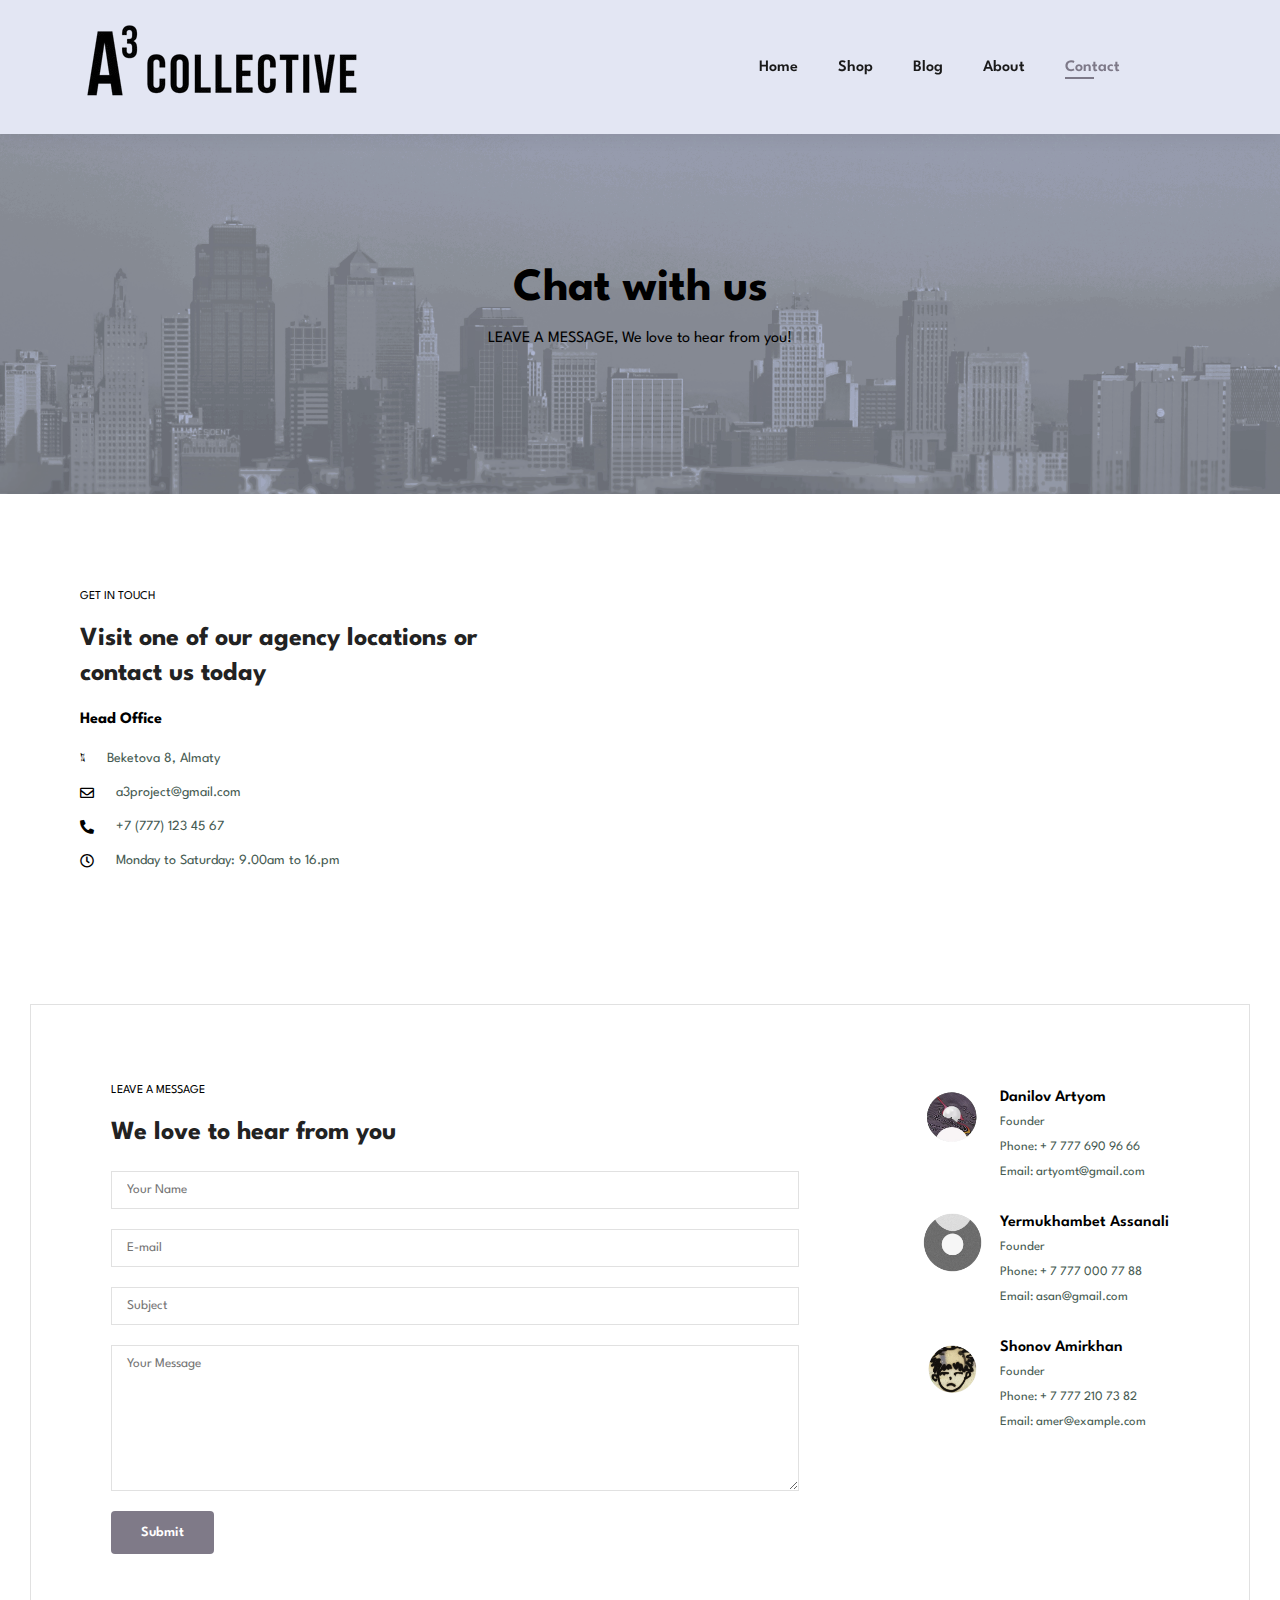
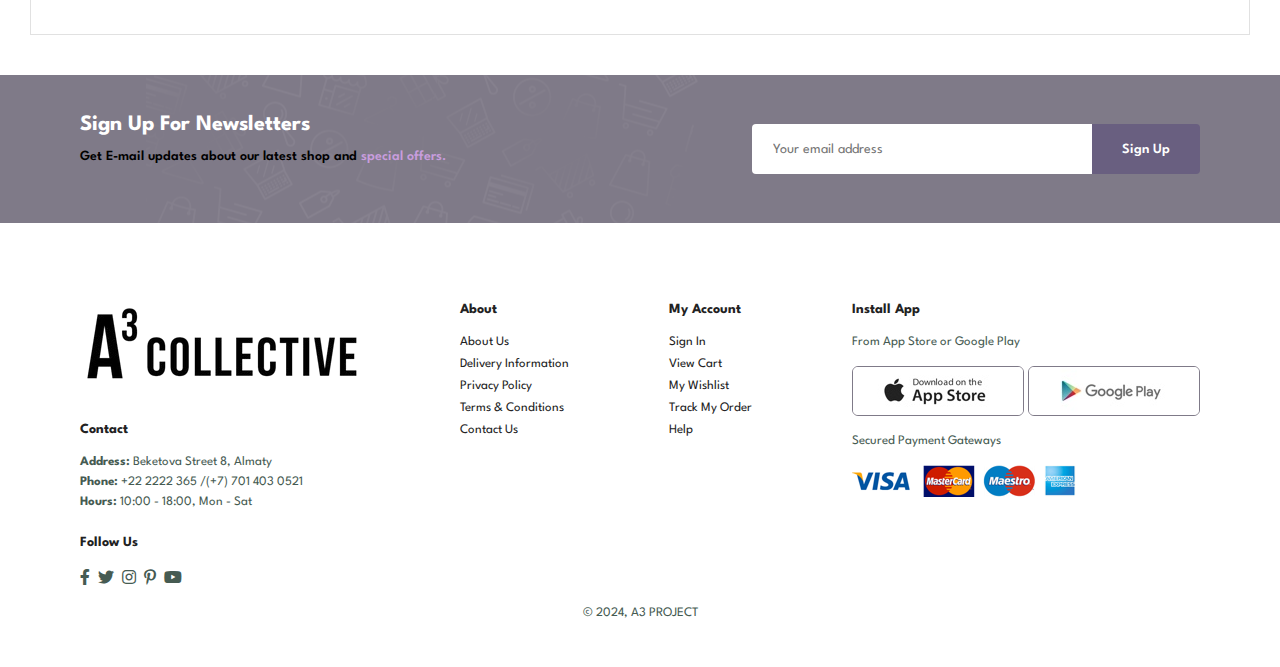
<file: contact.html>
<!DOCTYPE html>
<html lang="en">

<head>
    <meta charset="UTF-8">
    <meta http-equiv="X-UA-Compatible" content="IE=edge">
    <meta name="viewport" content="width=device-width, initial-scale=1.0">
    <title>A3</title>

    <link rel="stylesheet" href="https://pro.fontawesome.com/releases/v5.10.0/css/all.css" />

    <link rel="stylesheet" href="style.css">
</head>

<body>

    <section id="header">
        <a href="#"><img src="img/logo.png" class="logo" alt=""></a>
        <div>
            <ul id="navbar">
                <li><a href="index.html">Home</a></li>
                <li><a href="shop.html">Shop</a></li>
                <li><a href="blog.html">Blog</a></li>
                <li><a href="about.html">About</a></li>
                <li><a class="active" href="contact.html">Contact</a></li>
                <li id="lg-bag"><a href="cart.html"><i class="far fa-shopping-bag"></i></a></li>
                <a id="close" href="#"><i class="far fa-times"></i></a>
            </ul>
        </div>
        <div id="mobile">
            <a href="cart.html"><i class="far fa-shopping-bag"></i></a>
            <i id="bar" class="fas fa-outdent"></i>
        </div>
    </section>

    <section id="page-header" class="about-header">

        <h2>Chat with us</h2>
        <p>LEAVE A MESSAGE, We love to hear from you!</p>

    </section>

    <section id="contact-details" class="section-p1">
        <div class="details">
            <span>GET IN TOUCH</span>
            <h2>Visit one of our agency locations or contact us today</h2>
            <h3>Head Office</h3>
            <div>
                <li>
                    <i class="fal fa-map"></i>
                    <p>Beketova 8, Almaty</p>
                </li>
                <li>
                    <i class="far fa-envelope"></i>
                    <p>a3project@gmail.com </p>
                </li>
                <li>
                    <i class="fas fa-phone-alt"></i>
                    <p>+7 (777) 123 45 67 </p>
                </li>
                <li>
                    <i class="far fa-clock"></i>
                    <p>Monday to Saturday: 9.00am to 16.pm </p>
                </li>
            </div>
        </div>

        <div class="map">
            <iframe src="https://www.google.com/maps/embed?pb=!1m14!1m12!1m3!1d726.4525655728515!2d76.86895929092026!3d43.255398198688006!2m3!1f0!2f0!3f0!3m2!1i1024!2i768!4f13.1!5e0!3m2!1sru!2skz!4v1732956951050!5m2!1sru!2skz" width="600" height="450" style="border:0;" allowfullscreen="" loading="lazy" referrerpolicy="no-referrer-when-downgrade"></iframe>
        </div>
    </section>

    <section id="form-details">
        <form action="">
            <span>LEAVE A MESSAGE</span>
            <h2>We love to hear from you </h2>
            <input type="text" name="" id="" placeholder="Your Name">
            <input type="text" name="" id="" placeholder="E-mail">
            <input type="text" name="" id="" placeholder="Subject">
            <textarea name="" id="" cols="30" rows="10" placeholder="Your Message"></textarea>
            <button class="normal">Submit</button>
        </form>

        <div class="people">
            <div>
                <img src="img/people/1.png" alt="">
                <p><span>Danilov Artyom </span> Founder <br> Phone: + 7 777 690 96 66 <br> Email: artyomt@gmail.com</p>
            </div>
            <div>
                <img src="img/people/2.png" alt="">
                <p><span>Yermukhambet Assanali </span> Founder <br> Phone: + 7 777 000 77 88 <br> Email: asan@gmail.com</p>
            </div>
            <div>
                <img src="img/people/3.png" alt="">
                <p><span>Shonov Amirkhan</span> Founder <br> Phone: + 7 777 210 73 82 <br> Email: amer@example.com</p>
            </div>
        </div>
    </section>

    <section id="newsletter" class="section-m1 section-p1">
        <div class="newstext">
            <h4>Sign Up For Newsletters </h4>
            <p>Get E-mail updates about our latest shop and <span>special offers.</span></p>
        </div>
        <div class="form">
            <input type="text" name="" placeholder="Your email address" id="">
            <button class="normal">Sign Up</button>
        </div>
    </section>

    <footer class="section-p1">
        <div class="col">
            <img class="logo" src="img/logo.png" alt="">
            <h4>Contact</h4>
            <p><strong>Address: </strong> Beketova Street 8, Almaty</p>
            <p><strong>Phone:</strong> +22 2222 365 /(+7) 701 403 0521</p>
            <p><strong>Hours:</strong> 10:00 - 18:00, Mon - Sat</p>
            <div class="follow">
                <h4>Follow Us</h4>
                <div class="icon">
                    <i class="fab fa-facebook-f"></i>
                    <i class="fab fa-twitter"></i>
                    <i class="fab fa-instagram"></i>
                    <i class="fab fa-pinterest-p"></i>
                    <i class="fab fa-youtube"></i>
                </div>
            </div>
        </div>
        <div class="col">
            <h4>About</h4>
            <a href="#">About Us</a>
            <a href="#">Delivery Information</a>
            <a href="#">Privacy Policy</a>
            <a href="#">Terms & Conditions</a>
            <a href="#">Contact Us</a>
        </div>
        <div class="col">
            <h4>My Account</h4>
            <a href="#">Sign In</a>
            <a href="#">View Cart</a>
            <a href="#">My Wishlist</a>
            <a href="#">Track My Order</a>
            <a href="#">Help</a>
        </div>
        <div class="col install">
            <h4>Install App</h4>
            <p>From App Store or Google Play </p>
            <div class="row">
                <img src="img/pay/app.jpg" alt="">
                <img src="img/pay/play.jpg" alt="">
            </div>
            <p>Secured Payment Gateways </p>
            <img src="img/pay/pay.png" alt="">
        </div>

        <div class="copyright">
            <p>© 2024, A3 PROJECT</p>
        </div>
    </footer>


    <script src="script.js"></script>

</body>

</html>
</file>
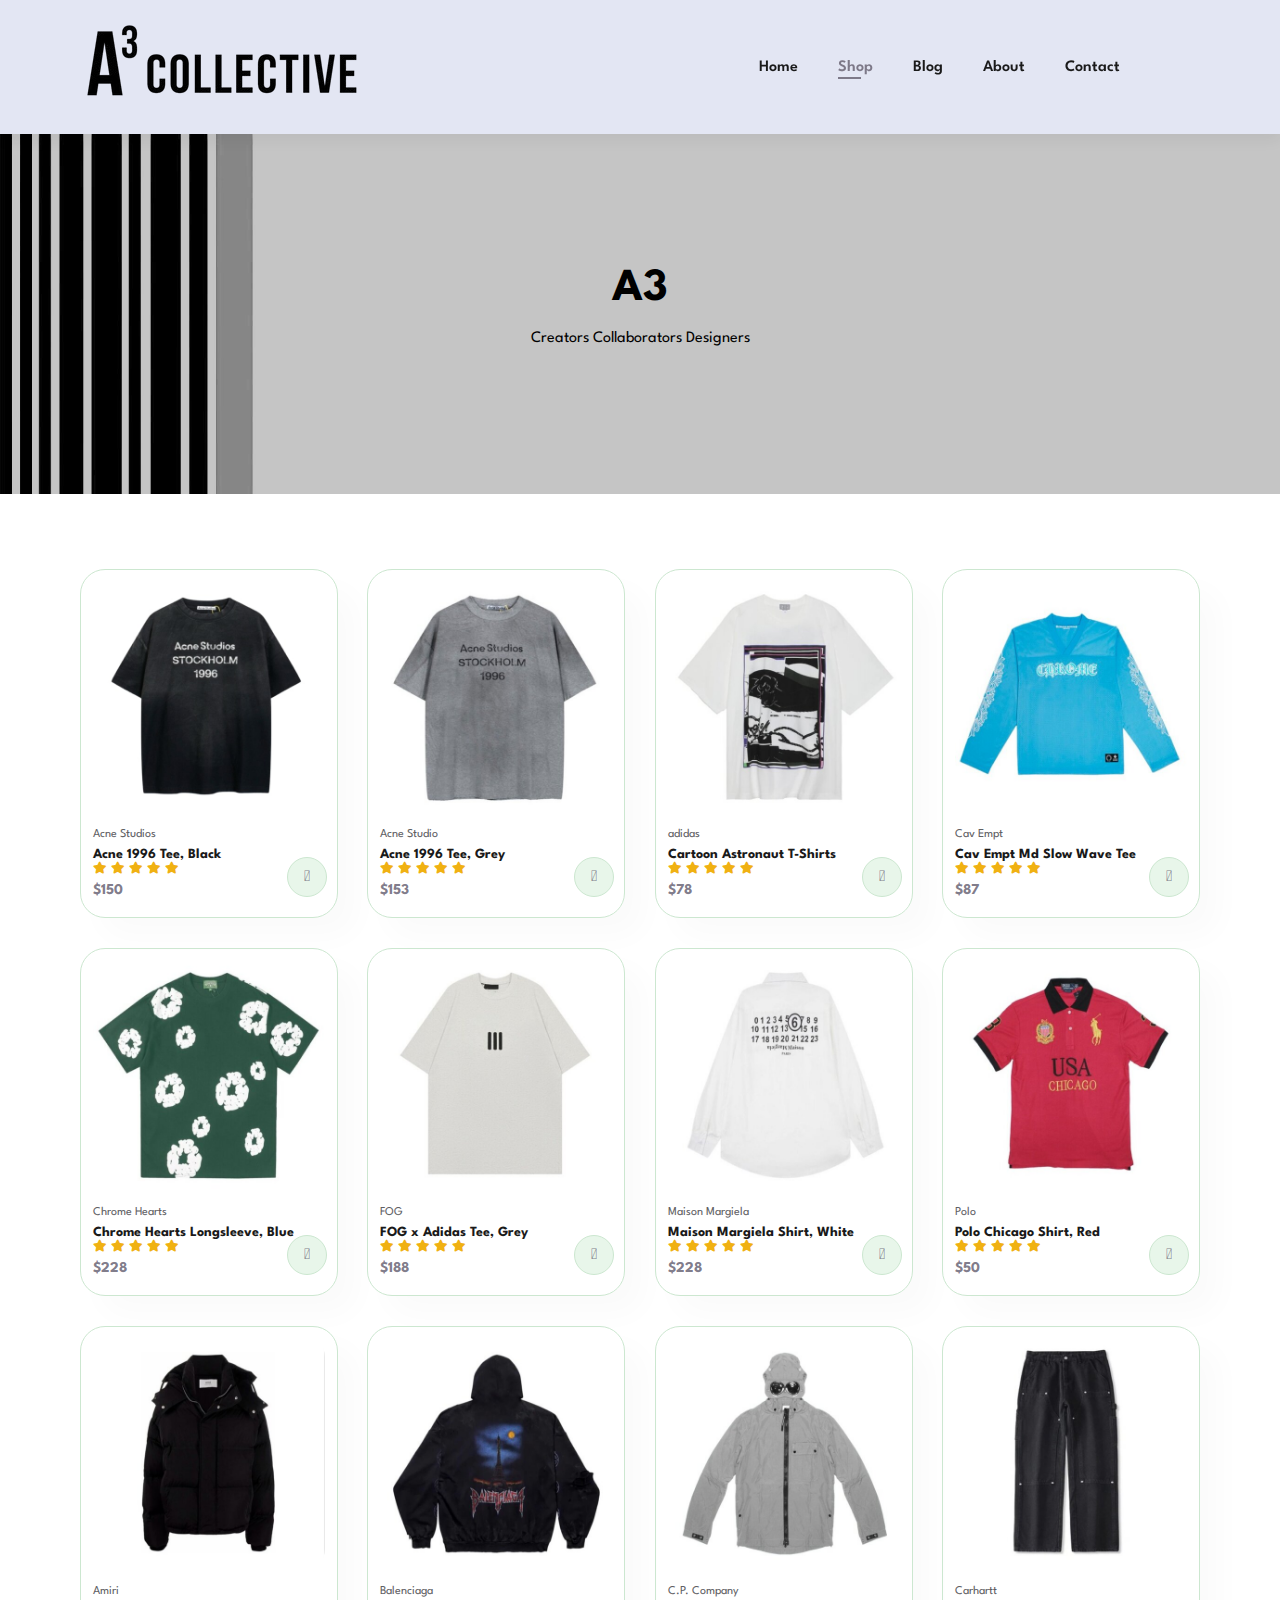
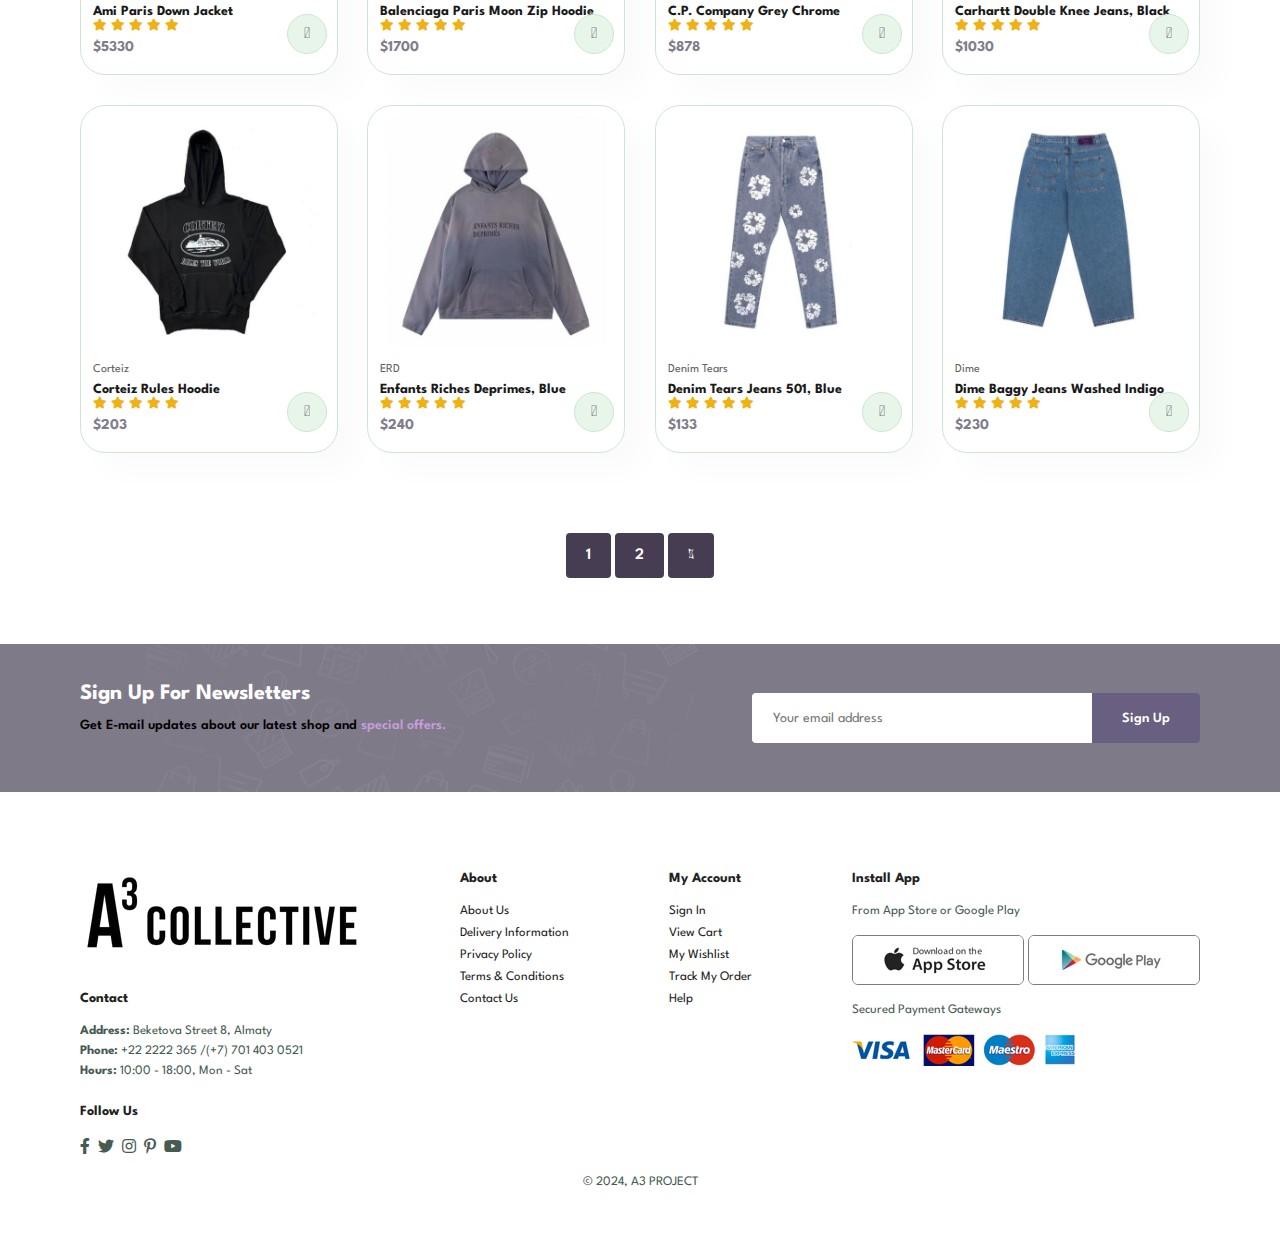
<file: shop.html>
<!DOCTYPE html>
<html lang="en">

<head>
    <meta charset="UTF-8">
    <meta http-equiv="X-UA-Compatible" content="IE=edge">
    <meta name="viewport" content="width=device-width, initial-scale=1.0">
    <title>A3</title>
    <link rel="stylesheet" href="https://pro.fontawesome.com/releases/v5.10.0/css/all.css" />

    <link rel="stylesheet" href="style.css">
</head>

<body>

    <section id="header">
        <a href="#"><img src="img/logo.png" class="logo" alt=""></a>

        <div>
            <ul id="navbar">
                <li><a href="index.html">Home</a></li>
                <li><a class="active" href="shop.html">Shop</a></li>
                <li><a href="blog.html">Blog</a></li>
                <li><a href="about.html">About</a></li>
                <li><a href="contact.html">Contact</a></li>
                <li id="lg-bag"><a href="cart.html"><i class="far fa-shopping-bag"></i></a></li>
                <a href="#" id="close"><i class="far fa-times"></i></a>
            </ul>
        </div>
        <div id="mobile">
            <a href="cart.html"><i class="far fa-shopping-bag"></i></a>
            <i id="bar" class="fas fa-outdent"></i>
        </div>
    </section>

    <section id="page-header">

        <h2>A3</h2>

        <p>Creators Collaborators Designers</p>

    </section>

    <section id="product1" class="section-p1">
        <div class="pro-container">
            <div class="pro" onclick="window.location.href='sproduct.html';">
                <img src="img/products/f1.jpg" alt="">
                <div class="des">
                    <span>Acne Studios</span>
                    <h5>Acne 1996 Tee, Black</h5>
                    <div class="star">
                        <i class="fas fa-star"></i>
                        <i class="fas fa-star"></i>
                        <i class="fas fa-star"></i>
                        <i class="fas fa-star"></i>
                        <i class="fas fa-star"></i>
                    </div>
                    <h4>$150</h4>
                </div>
                <a href="#"><i class="fal fa-shopping-cart cart"></i></a>
            </div>
            <div class="pro">
                <img src="img/products/f2.jpg" alt="">
                <div class="des">
                    <span>Acne Studio</span>
                    <h5>Acne 1996 Tee, Grey</h5>
                    <div class="star">
                        <i class="fas fa-star"></i>
                        <i class="fas fa-star"></i>
                        <i class="fas fa-star"></i>
                        <i class="fas fa-star"></i>
                        <i class="fas fa-star"></i>
                    </div>
                    <h4>$153</h4>
                </div>
                <a href="#"><i class="fal fa-shopping-cart cart"></i></a>
            </div>
            <div class="pro">
                <img src="img/products/f3.jpg" alt="">
                <div class="des">
                    <span>adidas</span>
                    <h5>Cartoon Astronaut T-Shirts</h5>
                    <div class="star">
                        <i class="fas fa-star"></i>
                        <i class="fas fa-star"></i>
                        <i class="fas fa-star"></i>
                        <i class="fas fa-star"></i>
                        <i class="fas fa-star"></i>
                    </div>
                    <h4>$78</h4>
                </div>
                <a href="#"><i class="fal fa-shopping-cart cart"></i></a>
            </div>
            <div class="pro">
                <img src="img/products/f4.jpg" alt="">
                <div class="des">
                    <span>Cav Empt</span>
                    <h5>Cav Empt Md Slow Wave Tee</h5>
                    <div class="star">
                        <i class="fas fa-star"></i>
                        <i class="fas fa-star"></i>
                        <i class="fas fa-star"></i>
                        <i class="fas fa-star"></i>
                        <i class="fas fa-star"></i>
                    </div>
                    <h4>$87</h4>
                </div>
                <a href="#"><i class="fal fa-shopping-cart cart"></i></a>
            </div>
            <div class="pro">
                <img src="img/products/f5.jpg" alt="">
                <div class="des">
                    <span>Chrome Hearts</span>
                    <h5>Chrome Hearts Longsleeve, Blue</h5>
                    <div class="star">
                        <i class="fas fa-star"></i>
                        <i class="fas fa-star"></i>
                        <i class="fas fa-star"></i>
                        <i class="fas fa-star"></i>
                        <i class="fas fa-star"></i>
                    </div>
                    <h4>$228</h4>
                </div>
                <a href="#"><i class="fal fa-shopping-cart cart"></i></a>
            </div>
            <div class="pro">
                <img src="img/products/f6.jpg" alt="">
                <div class="des">
                    <span>FOG</span>
                    <h5>FOG x Adidas Tee, Grey</h5>
                    <div class="star">
                        <i class="fas fa-star"></i>
                        <i class="fas fa-star"></i>
                        <i class="fas fa-star"></i>
                        <i class="fas fa-star"></i>
                        <i class="fas fa-star"></i>
                    </div>
                    <h4>$188</h4>
                </div>
                <a href="#"><i class="fal fa-shopping-cart cart"></i></a>
            </div>
            <div class="pro">
                <img src="img/products/f7.jpg" alt="">
                <div class="des">
                    <span>Maison Margiela</span>
                    <h5>Maison Margiela Shirt, White</h5>
                    <div class="star">
                        <i class="fas fa-star"></i>
                        <i class="fas fa-star"></i>
                        <i class="fas fa-star"></i>
                        <i class="fas fa-star"></i>
                        <i class="fas fa-star"></i>
                    </div>
                    <h4>$228</h4>
                </div>
                <a href="#"><i class="fal fa-shopping-cart cart"></i></a>
            </div>
            <div class="pro">
                <img src="img/products/f8.jpg" alt="">
                <div class="des">
                    <span>Polo</span>
                    <h5>Polo Chicago Shirt, Red</h5>
                    <div class="star">
                        <i class="fas fa-star"></i>
                        <i class="fas fa-star"></i>
                        <i class="fas fa-star"></i>
                        <i class="fas fa-star"></i>
                        <i class="fas fa-star"></i>
                    </div>
                    <h4>$50</h4>
                </div>
                <a href="#"><i class="fal fa-shopping-cart cart"></i></a>
            </div>

            <div class="pro">
                <img src="img/products/n1.jpg" alt="">
                <div class="des">
                    <span>Amiri</span>
                    <h5>Ami Paris Down Jacket</h5>
                    <div class="star">
                        <i class="fas fa-star"></i>
                        <i class="fas fa-star"></i>
                        <i class="fas fa-star"></i>
                        <i class="fas fa-star"></i>
                        <i class="fas fa-star"></i>
                    </div>
                    <h4>$5330</h4>
                </div>
                <a href="#"><i class="fal fa-shopping-cart cart"></i></a>
            </div>
            <div class="pro">
                <img src="img/products/n2.jpg" alt="">
                <div class="des">
                    <span>Balenciaga</span>
                    <h5>Balenciaga Paris Moon Zip Hoodie</h5>
                    <div class="star">
                        <i class="fas fa-star"></i>
                        <i class="fas fa-star"></i>
                        <i class="fas fa-star"></i>
                        <i class="fas fa-star"></i>
                        <i class="fas fa-star"></i>
                    </div>
                    <h4>$1700</h4>
                </div>
                <a href="#"><i class="fal fa-shopping-cart cart"></i></a>
            </div>
            <div class="pro">
                <img src="img/products/n3.jpg" alt="">
                <div class="des">
                    <span>C.P. Company</span>
                    <h5>C.P. Company Grey Chrome</h5>
                    <div class="star">
                        <i class="fas fa-star"></i>
                        <i class="fas fa-star"></i>
                        <i class="fas fa-star"></i>
                        <i class="fas fa-star"></i>
                        <i class="fas fa-star"></i>
                    </div>
                    <h4>$878</h4>
                </div>
                <a href="#"><i class="fal fa-shopping-cart cart"></i></a>
            </div>
            <div class="pro">
                <img src="img/products/n4.jpg" alt="">
                <div class="des">
                    <span>Carhartt</span>
                    <h5>Carhartt Double Knee Jeans, Black</h5>
                    <div class="star">
                        <i class="fas fa-star"></i>
                        <i class="fas fa-star"></i>
                        <i class="fas fa-star"></i>
                        <i class="fas fa-star"></i>
                        <i class="fas fa-star"></i>
                    </div>
                    <h4>$1030</h4>
                </div>
                <a href="#"><i class="fal fa-shopping-cart cart"></i></a>
            </div>
            <div class="pro">
                <img src="img/products/n5.jpg" alt="">
                <div class="des">
                    <span>Corteiz</span>
                    <h5>Corteiz Rules Hoodie</h5>
                    <div class="star">
                        <i class="fas fa-star"></i>
                        <i class="fas fa-star"></i>
                        <i class="fas fa-star"></i>
                        <i class="fas fa-star"></i>
                        <i class="fas fa-star"></i>
                    </div>
                    <h4>$203</h4>
                </div>
                <a href="#"><i class="fal fa-shopping-cart cart"></i></a>
            </div>
            <div class="pro">
                <img src="img/products/n6.jpg" alt="">
                <div class="des">
                    <span>ERD</span>
                    <h5>Enfants Riches Deprimes, Blue</h5>
                    <div class="star">
                        <i class="fas fa-star"></i>
                        <i class="fas fa-star"></i>
                        <i class="fas fa-star"></i>
                        <i class="fas fa-star"></i>
                        <i class="fas fa-star"></i>
                    </div>
                    <h4>$240</h4>
                </div>
                <a href="#"><i class="fal fa-shopping-cart cart"></i></a>
            </div>
            <div class="pro">
                <img src="img/products/n7.jpg" alt="">
                <div class="des">
                    <span>Denim Tears</span>
                    <h5>Denim Tears Jeans 501, Blue</h5>
                    <div class="star">
                        <i class="fas fa-star"></i>
                        <i class="fas fa-star"></i>
                        <i class="fas fa-star"></i>
                        <i class="fas fa-star"></i>
                        <i class="fas fa-star"></i>
                    </div>
                    <h4>$133</h4>
                </div>
                <a href="#"><i class="fal fa-shopping-cart cart"></i></a>
            </div>
            <div class="pro">
                <img src="img/products/n8.jpg" alt="">
                <div class="des">
                    <span>Dime</span>
                    <h5>Dime Baggy Jeans Washed Indigo</h5>
                    <div class="star">
                        <i class="fas fa-star"></i>
                        <i class="fas fa-star"></i>
                        <i class="fas fa-star"></i>
                        <i class="fas fa-star"></i>
                        <i class="fas fa-star"></i>
                    </div>
                    <h4>$230</h4>
                </div>
                <a href="#"><i class="fal fa-shopping-cart cart"></i></a>
            </div>
        </div>
    </section>

    <section id="pagination" class="section-p1">
        <a href="#">1</a>
        <a href="#">2</a>
        <a href="#"><i class="fal fa-long-arrow-alt-right"></i></a>
    </section>

    <section id="newsletter" class="section-p1 section-m1">
        <div class="newstext">
            <h4>Sign Up For Newsletters</h4>
            <p>Get E-mail updates about our latest shop and <span>special offers.</span> </p>
        </div>
        <div class="form">
            <input type="text" placeholder="Your email address">
            <button class="normal">Sign Up</button>
        </div>
    </section>

    <footer class="section-p1">
        <div class="col">
            <img class="logo" src="img/logo.png" alt="">
            <h4>Contact</h4>
            <p><strong>Address: </strong> Beketova Street 8, Almaty</p>
            <p><strong>Phone:</strong> +22 2222 365 /(+7) 701 403 0521</p>
            <p><strong>Hours:</strong> 10:00 - 18:00, Mon - Sat</p>
            <div class="follow">
                <h4>Follow Us</h4>
                <div class="icon">
                    <i class="fab fa-facebook-f"></i>
                    <i class="fab fa-twitter"></i>
                    <i class="fab fa-instagram"></i>
                    <i class="fab fa-pinterest-p"></i>
                    <i class="fab fa-youtube"></i>
                </div>
            </div>
        </div>

        <div class="col">
            <h4>About</h4>
            <a href="#">About Us</a>
            <a href="#">Delivery Information</a>
            <a href="#">Privacy Policy</a>
            <a href="#">Terms & Conditions</a>
            <a href="#">Contact Us</a>
        </div>

        <div class="col">
            <h4>My Account</h4>
            <a href="#">Sign In</a>
            <a href="#">View Cart</a>
            <a href="#">My Wishlist</a>
            <a href="#">Track My Order</a>
            <a href="#">Help</a>
        </div>

        <div class="col install">
            <h4>Install App</h4>
            <p>From App Store or Google Play</p>
            <div class="row">
                <img src="img/pay/app.jpg" alt="">
                <img src="img/pay/play.jpg" alt="">
            </div>
            <p>Secured Payment Gateways </p>
            <img src="img/pay/pay.png" alt="">
        </div>

        <div class="copyright">
            <p>© 2024, A3 PROJECT</p>
        </div>
    </footer>


    <script src="script.js"></script>
</body>

</html>
</file>
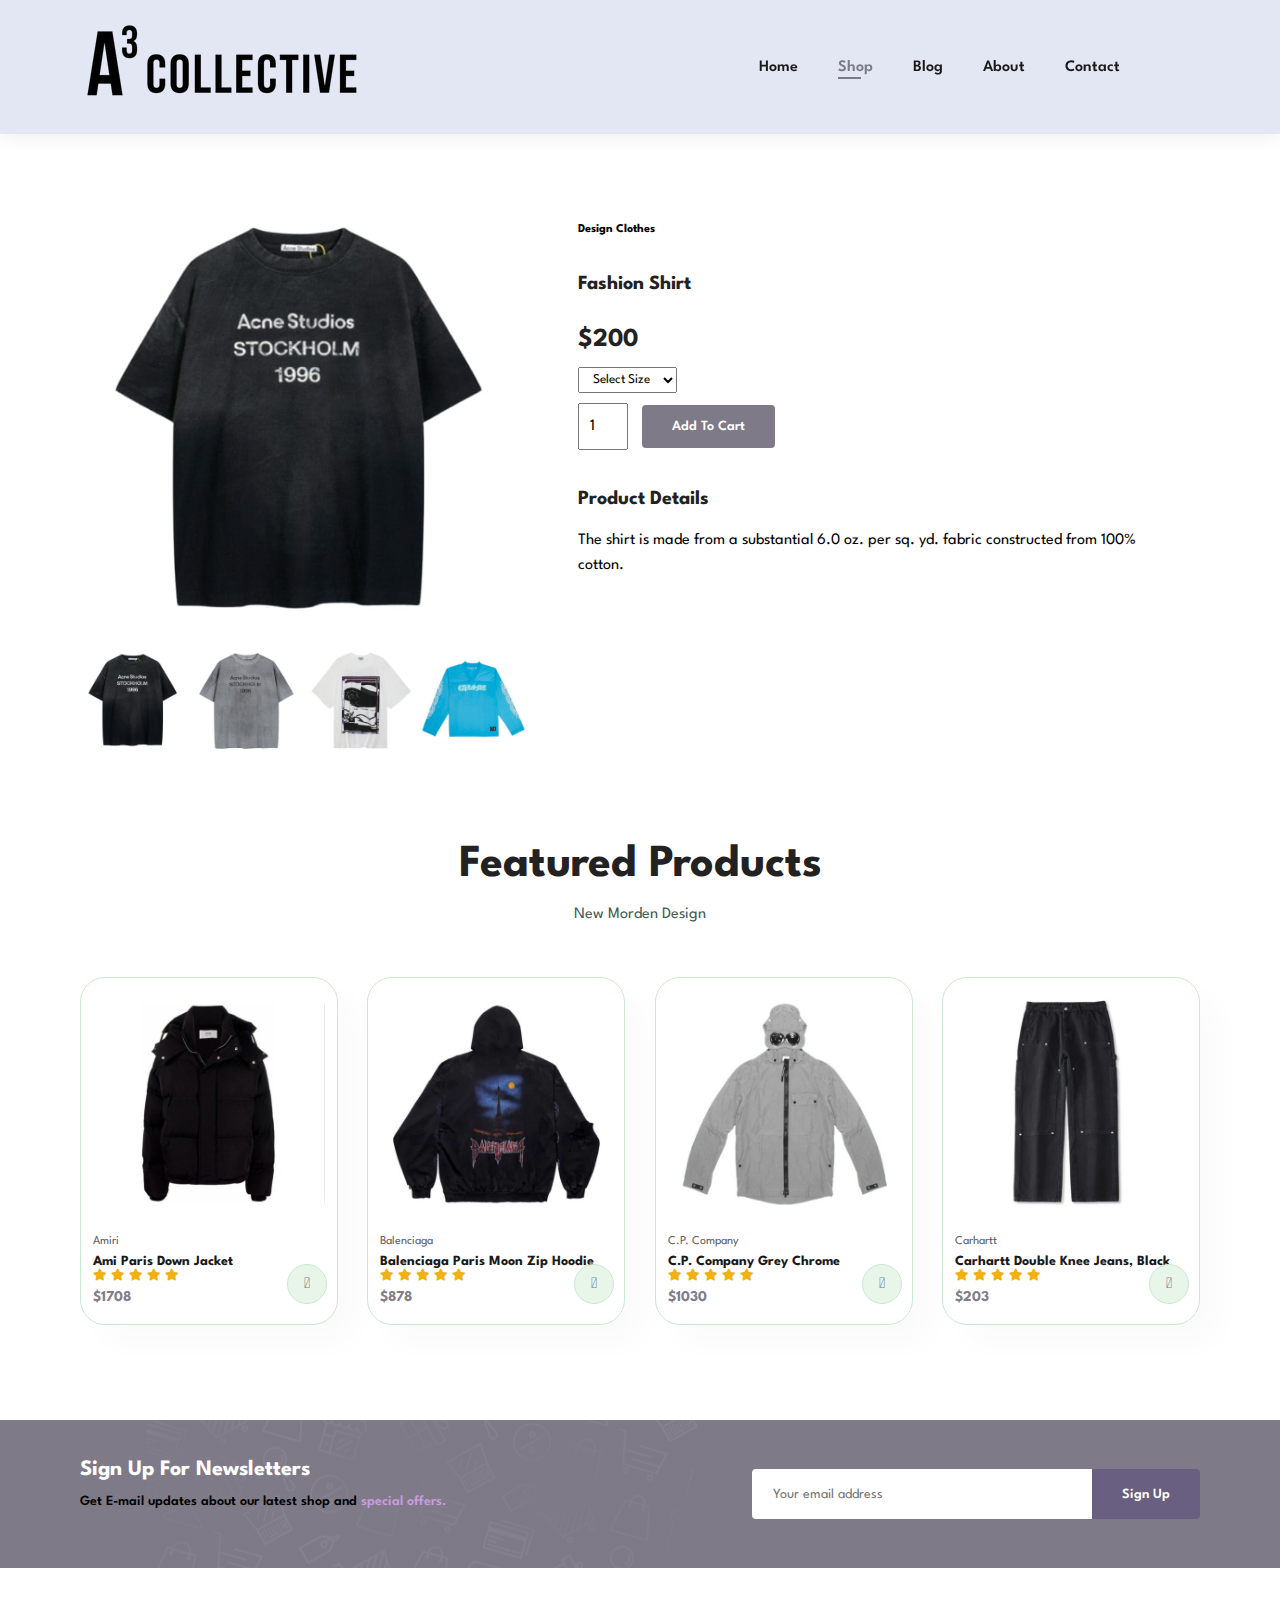
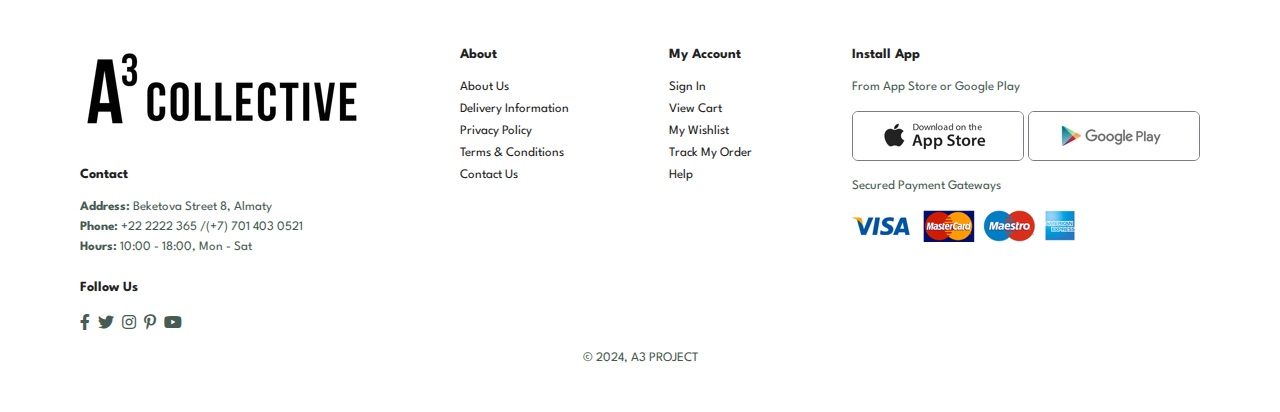
<file: sproduct.html>
<!DOCTYPE html>
<html lang="en">

<head>
    <meta charset="UTF-8">
    <meta http-equiv="X-UA-Compatible" content="IE=edge">
    <meta name="viewport" content="width=device-width, initial-scale=1.0">
    <title>A3</title>
    <link rel="stylesheet" href="https://pro.fontawesome.com/releases/v5.10.0/css/all.css" />

    <link rel="stylesheet" href="style.css">
</head>

<body>

    <section id="header">
        <a href="#"><img src="img/logo.png" class="logo" alt=""></a>

        <div>
            <ul id="navbar">
                <li><a href="index.html">Home</a></li>
                <li><a class="active" href="shop.html">Shop</a></li>
                <li><a href="blog.html">Blog</a></li>
                <li><a href="about.html">About</a></li>
                <li><a href="contact.html">Contact</a></li>
                <li id="lg-bag"><a href="cart.html"><i class="far fa-shopping-bag"></i></a></li>
                <a href="#" id="close"><i class="far fa-times"></i></a>
            </ul>
        </div>
        <div id="mobile">
            <a href="cart.html"><i class="far fa-shopping-bag"></i></a>
            <i id="bar" class="fas fa-outdent"></i>
        </div>
    </section>

    <section id="prodetails" class="section-p1">
        <div class="single-pro-image">
            <img src="img/products/f1.jpg" width="100%" id="MainImg" alt="">

            <div class="small-img-group">
                <div class="small-img-col">
                    <img src="img/products/f1.jpg" width="100%" class="small-img" alt="">
                </div>
                <div class="small-img-col">
                    <img src="img/products/f2.jpg" width="100%" class="small-img" alt="">
                </div>
                <div class="small-img-col">
                    <img src="img/products/f3.jpg" width="100%" class="small-img" alt="">
                </div>
                <div class="small-img-col">
                    <img src="img/products/f4.jpg" width="100%" class="small-img" alt="">
                </div>
            </div>
        </div>

        <div class="single-pro-details">
            <h6>Design Clothes</h6>
            <h4>Fashion Shirt</h4>
            <h2>$200</h2>
            <select>
              <option>Select Size</option>
              <option>XL</option>
              <option>XXL</option>
              <option>Small</option>
              <option>Large</option>
          </select>
            <input type="number" value="1">
            <button class="normal">Add To Cart</button>
            <h4>Product Details</h4>
            <span>The shirt is made from a substantial 6.0 oz. per sq. yd. fabric constructed from 100% cotton.</span>
        </div>
    </section>

    <section id="product1" class="section-p1">
        <h2>Featured Products </h2>
        <p>New Morden Design</p>
        <div class="pro-container">
            <div class="pro">
                <img src="img/products/n1.jpg" alt="">
                <div class="des">
                    <span>Amiri</span>
                    <h5>Ami Paris Down Jacket</h5>
                    <div class="star">
                        <i class="fas fa-star"></i>
                        <i class="fas fa-star"></i>
                        <i class="fas fa-star"></i>
                        <i class="fas fa-star"></i>
                        <i class="fas fa-star"></i>
                    </div>
                    <h4>$1708</h4>
                </div>
                <a href="#"><i class="fal fa-shopping-cart cart"></i></a>
            </div>
            <div class="pro">
                <img src="img/products/n2.jpg" alt="">
                <div class="des">
                    <span>Balenciaga</span>
                    <h5>Balenciaga Paris Moon Zip Hoodie</h5>
                    <div class="star">
                        <i class="fas fa-star"></i>
                        <i class="fas fa-star"></i>
                        <i class="fas fa-star"></i>
                        <i class="fas fa-star"></i>
                        <i class="fas fa-star"></i>
                    </div>
                    <h4>$878</h4>
                </div>
                <a href="#"><i class="fal fa-shopping-cart cart"></i></a>
            </div>
            <div class="pro">
                <img src="img/products/n3.jpg" alt="">
                <div class="des">
                    <span>C.P. Company</span>
                    <h5>C.P. Company Grey Chrome</h5>
                    <div class="star">
                        <i class="fas fa-star"></i>
                        <i class="fas fa-star"></i>
                        <i class="fas fa-star"></i>
                        <i class="fas fa-star"></i>
                        <i class="fas fa-star"></i>
                    </div>
                    <h4>$1030</h4>
                </div>
                <a href="#"><i class="fal fa-shopping-cart cart"></i></a>
            </div>
            <div class="pro">
                <img src="img/products/n4.jpg" alt="">
                <div class="des">
                    <span>Carhartt</span>
                    <h5>Carhartt Double Knee Jeans, Black</h5>
                    <div class="star">
                        <i class="fas fa-star"></i>
                        <i class="fas fa-star"></i>
                        <i class="fas fa-star"></i>
                        <i class="fas fa-star"></i>
                        <i class="fas fa-star"></i>
                    </div>
                    <h4>$203</h4>
                </div>
                <a href="#"><i class="fal fa-shopping-cart cart"></i></a>
            </div>

        </div>
    </section>

    <section id="newsletter" class="section-p1 section-m1">
        <div class="newstext">
            <h4>Sign Up For Newsletters</h4>
            <p>Get E-mail updates about our latest shop and <span>special offers.</span> </p>
        </div>
        <div class="form">
            <input type="text" placeholder="Your email address">
            <button class="normal">Sign Up</button>
        </div>
    </section>

    <footer class="section-p1">
        <div class="col">
            <img class="logo" src="img/logo.png" alt="">
            <h4>Contact</h4>
            <p><strong>Address: </strong> Beketova Street 8, Almaty</p>
            <p><strong>Phone:</strong> +22 2222 365 /(+7) 701 403 0521</p>
            <p><strong>Hours:</strong> 10:00 - 18:00, Mon - Sat</p>
            <div class="follow">
                <h4>Follow Us</h4>
                <div class="icon">
                    <i class="fab fa-facebook-f"></i>
                    <i class="fab fa-twitter"></i>
                    <i class="fab fa-instagram"></i>
                    <i class="fab fa-pinterest-p"></i>
                    <i class="fab fa-youtube"></i>
                </div>
            </div>
        </div>

        <div class="col">
            <h4>About</h4>
            <a href="#">About Us</a>
            <a href="#">Delivery Information</a>
            <a href="#">Privacy Policy</a>
            <a href="#">Terms & Conditions</a>
            <a href="#">Contact Us</a>
        </div>

        <div class="col">
            <h4>My Account</h4>
            <a href="#">Sign In</a>
            <a href="#">View Cart</a>
            <a href="#">My Wishlist</a>
            <a href="#">Track My Order</a>
            <a href="#">Help</a>
        </div>

        <div class="col install">
            <h4>Install App</h4>
            <p>From App Store or Google Play</p>
            <div class="row">
                <img src="img/pay/app.jpg" alt="">
                <img src="img/pay/play.jpg" alt="">
            </div>
            <p>Secured Payment Gateways </p>
            <img src="img/pay/pay.png" alt="">
        </div>

        <div class="copyright">
            <p>© 2024, A3 PROJECT</p>
        </div>
    </footer>

    <script>
        var MainImg = document.getElementById("MainImg");
        var smallimg = document.getElementsByClassName("small-img");

        smallimg[0].onclick = function() {
            MainImg.src = smallimg[0].src;
        }
        smallimg[1].onclick = function() {
            MainImg.src = smallimg[1].src;
        }
        smallimg[2].onclick = function() {
            MainImg.src = smallimg[2].src;
        }
        smallimg[3].onclick = function() {
            MainImg.src = smallimg[3].src;
        }
    </script>


    <script src="script.js"></script>
</body>

</html>
</file>
<file: style.css>
@import url('https://fonts.googleapis.com/css2?family=Spartan:wght@100;200;300;400;500;600;700;800;900&display=swap');
* {
    margin: 0;
    padding: 0;
    box-sizing: border-box;
    font-family: 'Spartan', sans-serif;
}

html {
    scroll-behavior: smooth;
}

h1 {
    font-size: 50px;
    line-height: 64px;
    color: #222;
}

h2 {
    font-size: 46px;
    line-height: 54px;
    color: #222;
}

h4 {
    font-size: 20px;
    color: #222;
}

h6 {
    font-weight: 700;
    font-size: 12px;
}

p {
    font-size: 16px;
    color: #465b52;
    margin: 15px 0 20px 0;
}

button.normal {
    font-size: 14px;
    font-weight: 600;
    padding: 15px 30px;
    color: #000;
    background-color: #fff;
    border-radius: 4px;
    cursor: pointer;
    border: none;
    outline: none;
    transition: 0.2s;
}

button.white {
    background: transparent;
    padding: 11px 18px;
    font-size: 13px;
    font-weight: 600;
    color: #fff;
    outline: none;
    border: 1px solid #fff;
    cursor: pointer;
    transition: 0.2 ease;
}

.section-p1 {
    padding: 40px 80px;
}

.section-m1 {
    margin: 40px 0;
}

body {
    width: 100%;
}

#header {
    display: flex;
    align-items: center;
    justify-content: space-between;
    padding: 20px 80px;
    background: #E3E6F3;
    position: sticky;
    top: 0;
    left: 0;
    z-index: 999;
    box-shadow: 0 5px 15px rgba(0, 0, 0, 0.06);
}

#navbar {
    display: flex;
    align-items: center;
    justify-content: center;
}

#navbar li {
    list-style: none;
    padding: 0 20px;
    position: relative;
}

#navbar li a {
    text-decoration: none;
    font-size: 16px;
    font-weight: 600;
    color: #1a1a1a;
    transition: 0.3s ease;
}

#navbar li a:hover,
#navbar li a.active {
    color:  #75707fed;
}

#navbar li a.active::after,
#navbar li a:hover::after {
    content: "";
    width: 30%;
    height: 2px;
    background:  #75707fed;
    position: absolute;
    bottom: -4px;
    left: 20px;
}

#navbar li a i {
    font-weight: 500;
    font-size: 20px;
}

#mobile {
    display: none;
    align-items: center;
}

#close {
    display: none;
}

#hero {
    display: flex;
    flex-direction: column;
    align-items: flex-start;
    justify-content: center;
    padding: 0 80px;
    background-image: url("img/hero4.png");
    width: 100%;
    height: 90vh;
    background-size: cover;
    background-position: top 25% right 0;
}

#hero h4 {
    padding-bottom: 15px;
}

#hero h1 {
    color: #75707fed;
}

#hero button {
    background-image: url("img/button.png");
    background-color: transparent;
    color: #1e1928ed;
    border: 0;
    padding: 14px 80px 14px 65px;
    background-repeat: no-repeat;
    cursor: pointer;
    font-weight: 700;
    font-size: 15px;
}

#feature {
    display: flex;
    align-items: center;
    justify-content: space-between;
    flex-wrap: wrap;
}

#feature .fe-box {
    width: 180px;
    text-align: center;
    padding: 25px 15px;
    border-radius: 4px;
    border: 1px solid #cce7d0;
    box-shadow: 20px 20px 34px rgba(0, 0, 0, .03);
    transition: 0.3s ease;
    margin: 15px 0;
}

#feature .fe-box:hover {
    box-shadow: 10px 10px 54px rgba(70, 62, 221, 0.1);
}

#feature .fe-box img {
    width: 100%;
    margin-bottom: 10px;
}

#feature .fe-box h6 {
    display: inline-block;
    padding: 9px 8px 6px 8px;
    line-height: 1;
    border-radius: 4px;
    color: #1e1928ed;
    background-color:  #75707fed;
}

#feature .fe-box:nth-child(2) h6 {
    background-color:  #75707fed;
}

#feature .fe-box:nth-child(3) h6 {
    background-color:  #75707fed;
}

#feature .fe-box:nth-child(4) h6 {
    background-color:  #75707fed;
}

#feature .fe-box:nth-child(5) h6 {
    background-color: #75707fed;
}

#feature .fe-box:nth-child(6) h6 {
    background-color:  #75707fed;
}

#product1 {
    text-align: center;
}

#product1 .pro-container {
    display: flex;
    flex-wrap: wrap;
    justify-content: space-between;
    padding-top: 20px;
}

#product1 .pro {
    width: 23%;
    min-width: 250px;
    padding: 10px 12px;
    border: 1px solid #cce7d0;
    border-radius: 25px;
    transition: .2s;
    position: relative;
    cursor: pointer;
    box-shadow: 20px 20px 30px rgba(0, 0, 0, 0.02);
    margin: 15px 0;
}

#product1 .pro:hover {
    box-shadow: 20px 20px 30px rgba(0, 0, 0, 0.06);
}

#product1 .pro img {
    width: 100%;
    border-radius: 20px;
}

#product1 .pro .des {
    text-align: start;
    padding: 10px 0;
}

#product1 .pro .des span {
    color: #606063;
    font-size: 12px;
}

#product1 .pro .des h5 {
    padding-top: 7px;
    color: #1a1a1a;
    font-size: 14px;
    transition: 0.2s;
}

#product1 .pro:hover .des h5 {
    color:  #75707fed;
}

#product1 .pro .des i {
    color: rgb(240, 177, 18);
    font-size: 12px;
}

#product1 .pro .des h4 {
    padding-top: 7px;
    font-size: 15px;
    font-weight: 700;
    color:  #75707fed;
}

#product1 .pro .cart {
    width: 40px;
    height: 40px;
    line-height: 40px;
    border-radius: 50px;
    background-color: #e8f6ea;
    font-weight: 500;
    color:  #75707fed;
    border: 1px solid #cce7d0;
    transition: 0.2s;
    position: absolute;
    bottom: 20px;
    right: 10px;
}

#product1 .pro .cart:hover {
    color: #fff;
    background:  #75707fed;
    font-weight: 400;
}

#banner {
    background-image: url("img/banner/b2.jpg");
    width: 100%;
    height: 40vh;
    background-size: cover;
    background-position: center;
    display: flex;
    flex-direction: column;
    align-items: center;
    justify-content: center;
    text-align: center;
}

#banner h4 {
    color: #fff;
    font-size: 16px;
}

#banner h2 {
    color: #fff;
    font-size: 30px;
    padding: 10px 0;
}

#banner h2 span {
    color: #ef3636;
}

#banner button:hover {
    background:  #75707fed;
    color: #fff;
}

#sm-banner {
    display: flex;
    justify-content: space-between;
    flex-wrap: wrap;
}

#sm-banner .banner-box {
    background-image: url("img/banner/b17.jpg");
    min-width: 580px;
    height: 50vh;
    background-size: cover;
    background-position: center;
    display: flex;
    flex-direction: column;
    justify-content: center;
    align-items: flex-start;
    padding: 30px;
}

#sm-banner .banner-box2 {
    background-image: url("img/banner/b10.jpg");
}

#sm-banner h4 {
    color: #fff;
    font-size: 20px;
    font-weight: 300;
}

#sm-banner h2 {
    color: #fff;
    font-size: 28px;
    font-weight: 800;
}

#sm-banner span {
    color: #fff;
    font-size: 14px;
    font-weight: 500;
    padding-bottom: 15px;
}

#sm-banner .banner-box:hover button,
#sm-banner .banner-box2:hover button {
    background:  #75707fed;
    border: 1px solid  #75707fed;
    transition: 0.2s ease;
}

#banner3 {
    display: flex;
    justify-content: space-between;
    flex-wrap: wrap;
    padding: 0 80px;
}

#banner3 .banner-box {
    background-image: url("img/banner/b7.jpg");
    min-width: 30%;
    height: 30vh;
    background-size: cover;
    background-position: center;
    display: flex;
    flex-direction: column;
    justify-content: center;
    align-items: flex-start;
    padding: 20px;
    margin-bottom: 20px;
}

#banner3 .banner-box2 {
    background-image: url("img/banner/b4.jpg");
}

#banner3 .banner-box3 {
    background-image: url("img/banner/b18.jpg");
}

#banner3 h2 {
    color: #fff;
    font-weight: 900;
    font-size: 22px;
}

#banner3 h3 {
    font-size: 15px;
    font-weight: 800;
    color: #fefdfff8;
}

#newsletter {
    background-image: url("img/banner/b14.png");
    background-repeat: no-repeat;
    background-position: 20% 30%;
    background-color: #75707fed;
    display: flex;
    align-items: center;
    justify-content: space-between;
    flex-wrap: wrap;
}

#newsletter h4 {
    font-size: 22px;
    font-weight: 700;
    color: #fff;
}

#newsletter p {
    font-size: 14px;
    font-weight: 600;
    color: #000000;
}

#newsletter p span {
    color: #c89ddd;
}

#newsletter input {
    height: 3.125rem;
    padding: 0 1.25rem;
    font-size: 14px;
    width: 100%;
    border: 1px solid transparent;
    border-radius: 4px;
    border-top-right-radius: 0px;
    border-bottom-right-radius: 0px;
    outline: none;
}

#newsletter .form {
    display: flex;
    width: 40%;
}

#newsletter button {
    background-color:  #675c7fed;
    color: #fff;
    white-space: nowrap;
    border-top-left-radius: 0px;
    border-bottom-left-radius: 0px;
}

footer {
    display: flex;
    flex-wrap: wrap;
    justify-content: space-between;
}

footer .logo {
    margin-bottom: 30px;
}

footer .follow {
    margin-top: 20px;
}

footer .follow i {
    color: #465b52;
    padding-right: 4px;
    cursor: pointer;
}

footer h4 {
    font-size: 14px;
    padding-bottom: 20px;
}

footer p {
    font-size: 13px;
    margin: 0 0 8px 0;
}

footer .col {
    display: flex;
    flex-direction: column;
    align-items: flex-start;
    margin-bottom: 20px;
}

footer a {
    font-size: 13px;
    text-decoration: none;
    margin-bottom: 10px;
    color: #222;
}

footer .install .row img {
    border: 1px solid  #75707fed;
    border-radius: 6px;
}

footer .install img {
    margin: 10px 0 15px 0;
}

footer .copyright {
    width: 100%;
    text-align: center;
}

footer .follow i:hover,
footer a:hover {
    color:  #75707fed;
}


/* Shop Page */

#page-header {
    height: 40vh;
    display: flex;
    flex-direction: column;
    justify-content: center;
    text-align: center;
    background-image: url("img/banner/b1.jpg");
    background-size: cover;
    padding: 14px;
}

#page-header h2,
#page-header p {
    color: #000000;
}

#pagination {
    text-align: center;
}

#pagination a {
    text-decoration: none;
    background: #463d52;
    padding: 15px 20px;
    border-radius: 4px;
    color: #fff;
    font-weight: 600;
}

#pagination a i {
    font-size: 16px;
    font-weight: 600;
}


/* Single Product */

#prodetails {
    display: flex;
    margin-top: 20px;
}

#prodetails .single-pro-image {
    width: 40%;
    margin-right: 50px;
}

.small-img-group {
    display: flex;
    justify-content: space-between;
}

.small-img-col {
    flex-basis: 24%;
    cursor: pointer;
}

#prodetails .single-pro-details {
    width: 50%;
    padding-top: 30px;
}

#prodetails .single-pro-details h4 {
    padding: 40px 0 20px 0;
}

#prodetails .single-pro-details h2 {
    font-size: 26px;
}

#prodetails .single-pro-details select {
    display: block;
    padding: 5px 10px;
    margin-bottom: 10px;
}

#prodetails .single-pro-details input {
    width: 50px;
    height: 47px;
    padding-left: 10px;
    font-size: 16px;
    margin-right: 10px;
}

#prodetails .single-pro-details input:focus {
    outline: none;
}

#prodetails .single-pro-details button {
    background:  #75707fed;
    color: #fff;
}

#prodetails .single-pro-details span {
    line-height: 25px;
}


/* Blog Page */

#blog {
    padding: 150px 150px 0 150px;
}

#page-header.blog-header {
    background-image: url("img/banner/b19.png");
}

#blog .blog-box {
    width: 100%;
    display: flex;
    flex-direction: row;
    align-items: center;
    position: relative;
    padding-bottom: 90px;
}

#blog .blog-img {
    width: 50%;
    margin-right: 40px;
}

#blog img {
    width: 100%;
    height: 300px;
    object-fit: cover;
}

#blog .blog-details {
    width: 50%;
}

#blog .blog-details a {
    text-decoration: none;
    font-size: 11px;
    color: #000000;
    font-weight: 700;
    position: relative;
    transition: 0.3s;
}

#blog .blog-details a::after {
    content: "";
    width: 50px;
    height: 1px;
    background-color: #000000;
    top: 4px;
    right: -60px;
    position: absolute;
}

#blog .blog-details a:hover {
    color:  #75707fed;
}

#blog .blog-details a:hover::after {
    background-color:  #75707fed;
}

#blog .blog-box h1 {
    position: absolute;
    font-weight: 700;
    font-size: 70px;
    color: #c9cbce;
    top: -40px;
    left: 0;
    z-index: -9;
}


/* About Page */

#page-header.about-header {
    background-image: url("img/about/banner.png");
}

#about-head {
    display: flex;
    align-items: center;
}

#about-head img {
    width: 50%;
    height: auto;
}

#about-head div {
    padding-left: 40px;
}

#about-app {
    display: flex;
    flex-direction: column;
    justify-content: center;
    text-align: center;
    align-items: center;
}

#about-app .video {
    width: 70%;
    height: 100%;
    margin-top: 30px;
}

#about-app .video video {
    width: 100%;
    height: 100%;
    border-radius: 20px;
}


/* Contact Page */

#contact-details {
    display: flex;
    align-items: center;
    justify-content: space-between;
}

#contact-details .details {
    width: 40%;
    display: flex;
    flex-direction: column;
    align-items: flex-start;
}

#contact-details .details span,
#form-details span {
    font-size: 12px;
}

#contact-details .details h2,
#form-details h2 {
    font-size: 26px;
    line-height: 35px;
    padding: 20px 0;
}

#contact-details .details h3 {
    font-size: 16px;
    padding-bottom: 15px;
}

#contact-details .details li {
    list-style: none;
    display: flex;
    padding: 10px 0;
}

#contact-details .details li i {
    font-size: 14px;
    padding-right: 22px;
}

#contact-details .details li p {
    margin: 0;
    font-size: 14px;
}

#contact-details .map {
    width: 55%;
    height: 400px;
}

#contact-details .map iframe {
    width: 100%;
    height: 100%;
}

#form-details {
    display: flex;
    justify-content: space-between;
    margin: 30px;
    padding: 80px;
    border: 1px solid #e1e1e1;
}

#form-details form {
    width: 65%;
    display: flex;
    flex-direction: column;
    align-items: flex-start;
}

#form-details form input,
#form-details form textarea {
    width: 100%;
    padding: 12px 15px;
    outline: none;
    margin-bottom: 20px;
    border: 1px solid #e1e1e1;
}

#form-details form button {
    background-color:  #75707fed;
    color: #fff;
}

#form-details .people div {
    display: flex;
    align-items: flex-start;
    padding-bottom: 25px;
}

#form-details .people img {
    width: 65px;
    height: 65px;
    object-fit: cover;
    margin-right: 15px;
}

#form-details .people p {
    margin: 0;
    font-size: 13px;
    line-height: 25px;
}

#form-details .people p span {
    display: block;
    font-size: 16px;
    font-weight: 600;
    color: #000;
}


/* Cart Page */

#cart {
    overflow-x: auto;
}

#cart table {
    width: 100%;
    border-collapse: collapse;
    table-layout: fixed;
    white-space: nowrap;
}

#cart table img {
    width: 70px;
}

#cart table td:nth-child(1) {
    width: 100px;
    text-align: center;
}

#cart table td:nth-child(2) {
    width: 150px;
    text-align: center;
}

#cart table td:nth-child(3) {
    width: 250px;
    text-align: center;
}

#cart table td:nth-child(4),
#cart table td:nth-child(5),
#cart table td:nth-child(6) {
    width: 150px;
    text-align: center;
}

#cart table td:nth-child(5) input {
    width: 70px;
    padding: 10px 5px 10px 15px;
}

#cart table thead {
    border: 1px solid #e2e9e1;
    border-left: none;
    border-right: none;
}

#cart table thead td {
    font-weight: 700;
    text-transform: uppercase;
    font-size: 13px;
    padding: 18px 0;
}

#cart table tbody tr td {
    padding-top: 15px;
}

#cart table tbody td {
    font-size: 13px;
}

#cart-add {
    display: flex;
    flex-wrap: wrap;
    justify-content: space-between;
}

#cuopon {
    width: 50%;
    margin-bottom: 30px;
}

#cuopon h3,
#subtotal h3 {
    padding-bottom: 15px;
}

#cuopon input {
    padding: 10px 20px;
    outline: none;
    width: 60%;
    margin-right: 10px;
    border: 1px solid #e2e9e1;
}

#cuopon button,
#subtotal button {
    background: #3b3345;
    color: #fff;
    padding: 12px 20px;
}

#subtotal {
    width: 50%;
    margin-bottom: 30px;
    border: 1px solid #e2e9e1;
    padding: 30px;
}

#subtotal table {
    border-collapse: collapse;
    width: 100%;
    margin-bottom: 20px;
}

#subtotal table td {
    width: 50%;
    border: 1px solid #e2e9e1;
    padding: 10px;
    font-size: 13px;
}


/* Start Media Query */

@media (max-width:799px) {
    .section-p1 {
        padding: 40px;
    }
    #navbar {
        display: flex;
        flex-direction: column;
        justify-content: flex-start;
        align-items: flex-start;
        position: fixed;
        top: 0px;
        right: -300px;
        width: 300px;
        height: 100vh;
        background: #E3E6F3;
        box-shadow: 0 40px 60px rgba(0, 0, 0, 0.1);
        transition: 0.3s;
        padding: 80px 0 0 10px;
    }
    #navbar li {
        margin-bottom: 25px;
    }
    #navbar.active {
        right: 0;
    }
    #mobile {
        display: flex;
    }
    #mobile i {
        color: #1a1a1a;
        font-size: 24px;
        padding-left: 20px;
    }
    #bar {
        display: initial;
    }
    #close {
        display: initial;
        font-size: 24px;
        position: absolute;
        top: 30px;
        left: 30px;
        color: #222;
    }
    #lg-bag,
    #lg-search {
        display: none;
    }
    #hero {
        padding: 0 80px;
        height: 70vh;
        background-position: top 30% right 30%;
    }
    #feature {
        justify-content: center;
    }
    #feature .fe-box {
        margin: 15px;
    }
    #product1 .pro-container {
        justify-content: center;
    }
    #product1 .pro {
        margin: 15px;
    }
    #banner {
        height: 20vh;
    }
    #sm-banner .banner-box {
        min-width: 100%;
        height: 30vh;
        padding: 30px;
    }
    #banner3 {
        display: flex;
        justify-content: space-between;
        flex-wrap: wrap;
        padding: 0 40px;
    }
    #banner3 .banner-box {
        width: 28%;
    }
    #newsletter .form {
        width: 70%;
    }
    /* Contact Page */
    #form-details {
        padding: 40px;
    }
    #form-details form {
        width: 50%;
    }
}

@media (max-width:477px) {
    .section-p1 {
        padding: 20px;
    }
    h1 {
        font-size: 38px;
    }
    h2 {
        font-size: 32px;
    }
    #header {
        padding: 10px 30px;
    }
    #hero {
        padding: 0 20px;
        height: 70vh;
        background-position: 55%;
    }
    #feature {
        justify-content: space-between;
    }
    #feature .fe-box {
        width: 155px;
        margin: 0 0 15px 0;
    }
    #product1 .pro {
        width: 100%;
    }
    #banner {
        height: 40vh;
    }
    #sm-banner .banner-box {
        height: 40vh;
    }
    #sm-banner .banner-box {
        margin-top: 20px;
    }
    #banner3 {
        padding: 0 20px;
    }
    #banner3 .banner-box {
        width: 100%;
    }
    #newsletter {
        padding: 40px 20px;
    }
    #newsletter .form {
        width: 100%;
    }
    footer .copyright {
        text-align: start;
    }
    /* Blog Page */
    #blog {
        padding: 100px 20px 20px 20px;
    }
    #blog .blog-box {
        flex-direction: column;
        align-items: flex-start;
    }
    #blog .blog-img {
        width: 100%;
        margin-right: 0px;
        margin-bottom: 30px;
    }
    #blog .blog-details {
        width: 100%;
    }
    #about-app .video {
        width: 100%;
    }
    /* About Page */
    #about-head {
        flex-direction: column;
    }
    #about-head img {
        width: 100%;
    }
    #about-head div {
        padding-top: 20px;
        padding-left: 0px;
    }
    /* Contact Page */
    #contact-details .details {
        width: 100%;
        padding-bottom: 30px;
    }
    #contact-details .map {
        width: 100%;
    }
    #contact-details {
        flex-wrap: wrap;
    }
    #form-details {
        margin: 10px;
        padding: 30px 10px;
        flex-wrap: wrap;
    }
    #form-details form {
        width: 100%;
        padding-bottom: 30px;
    }
    /* Cart Page */
    #cart-add {
        flex-direction: column;
    }
    #cuopon,
    #subtotal {
        width: 100%;
    }
    #subtotal {
        padding: 20px;
    }
    /* SIngle Product */
    #prodetails {
        flex-direction: column;
    }
    #prodetails .single-pro-image {
        width: 100%;
        margin-right: 0px;
    }
    #prodetails .single-pro-details {
        width: 100%;
        padding-top: 30px;
    }
}
</file>
